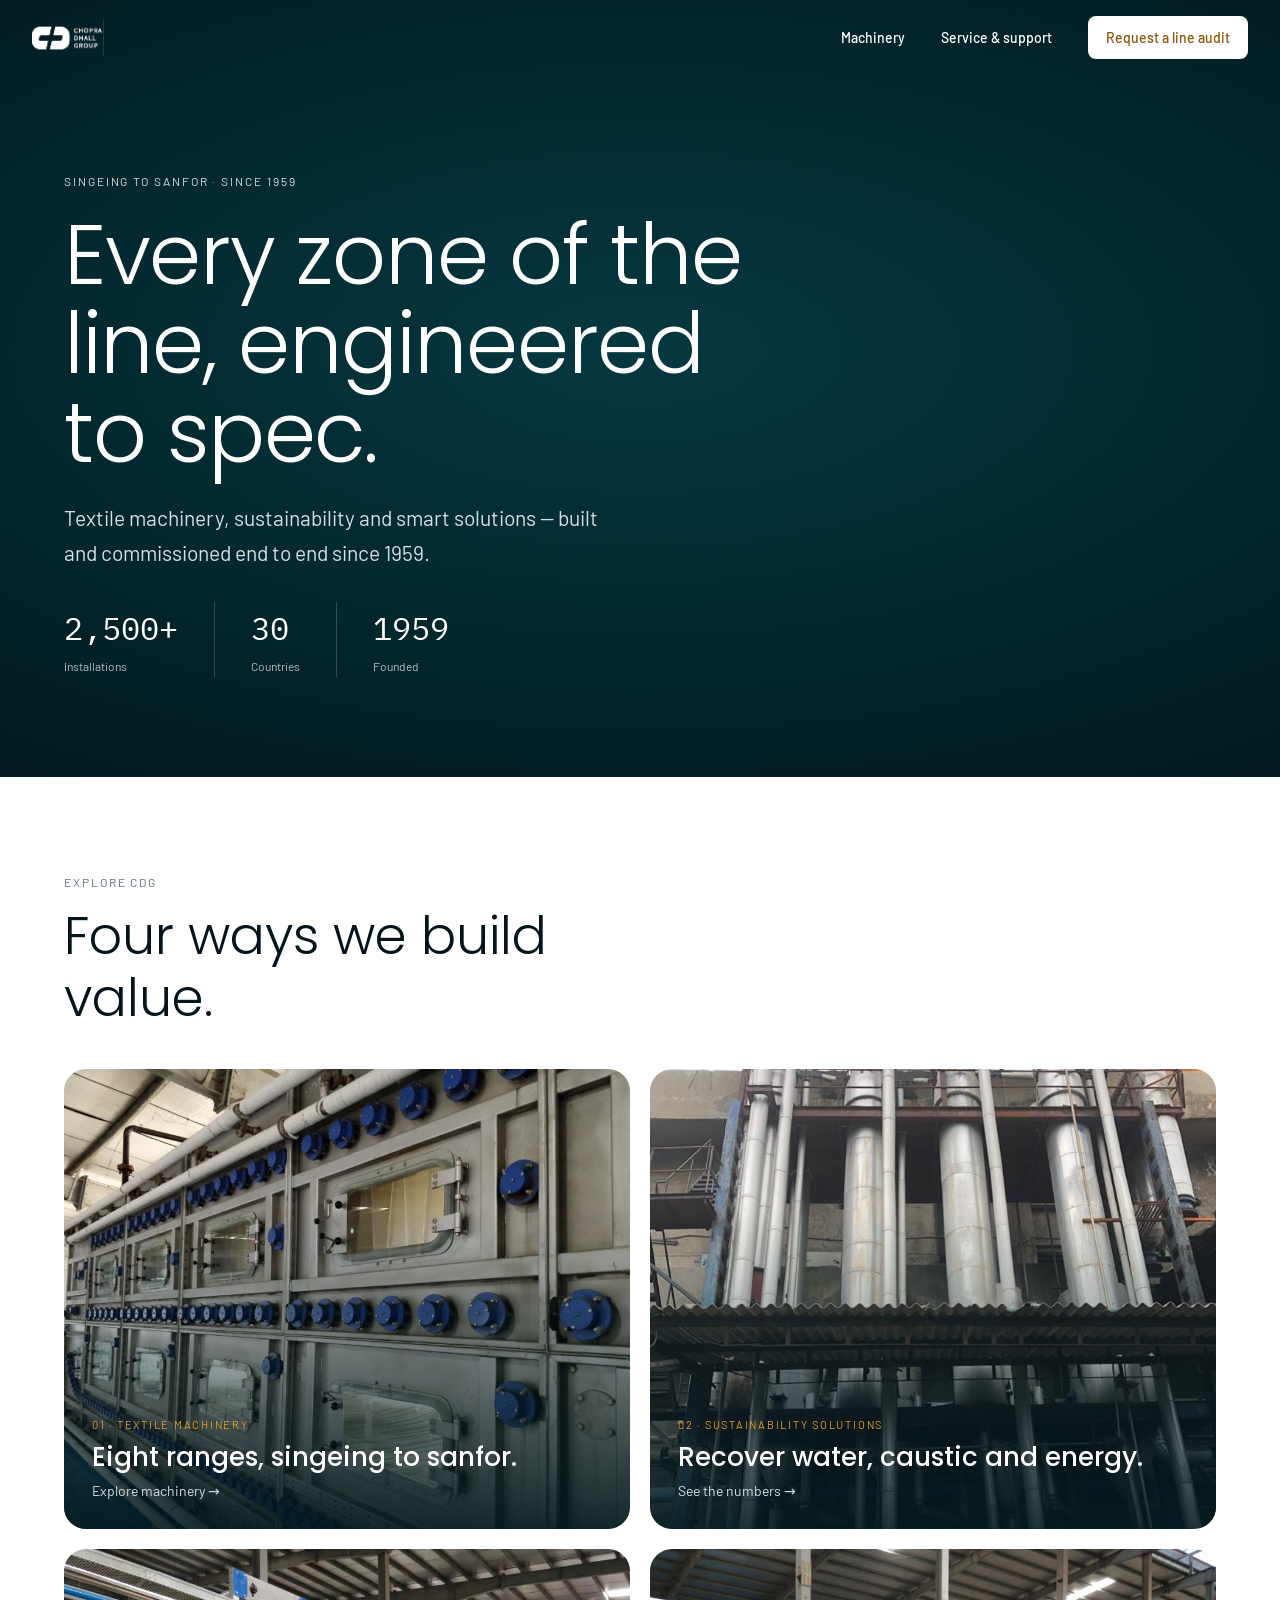
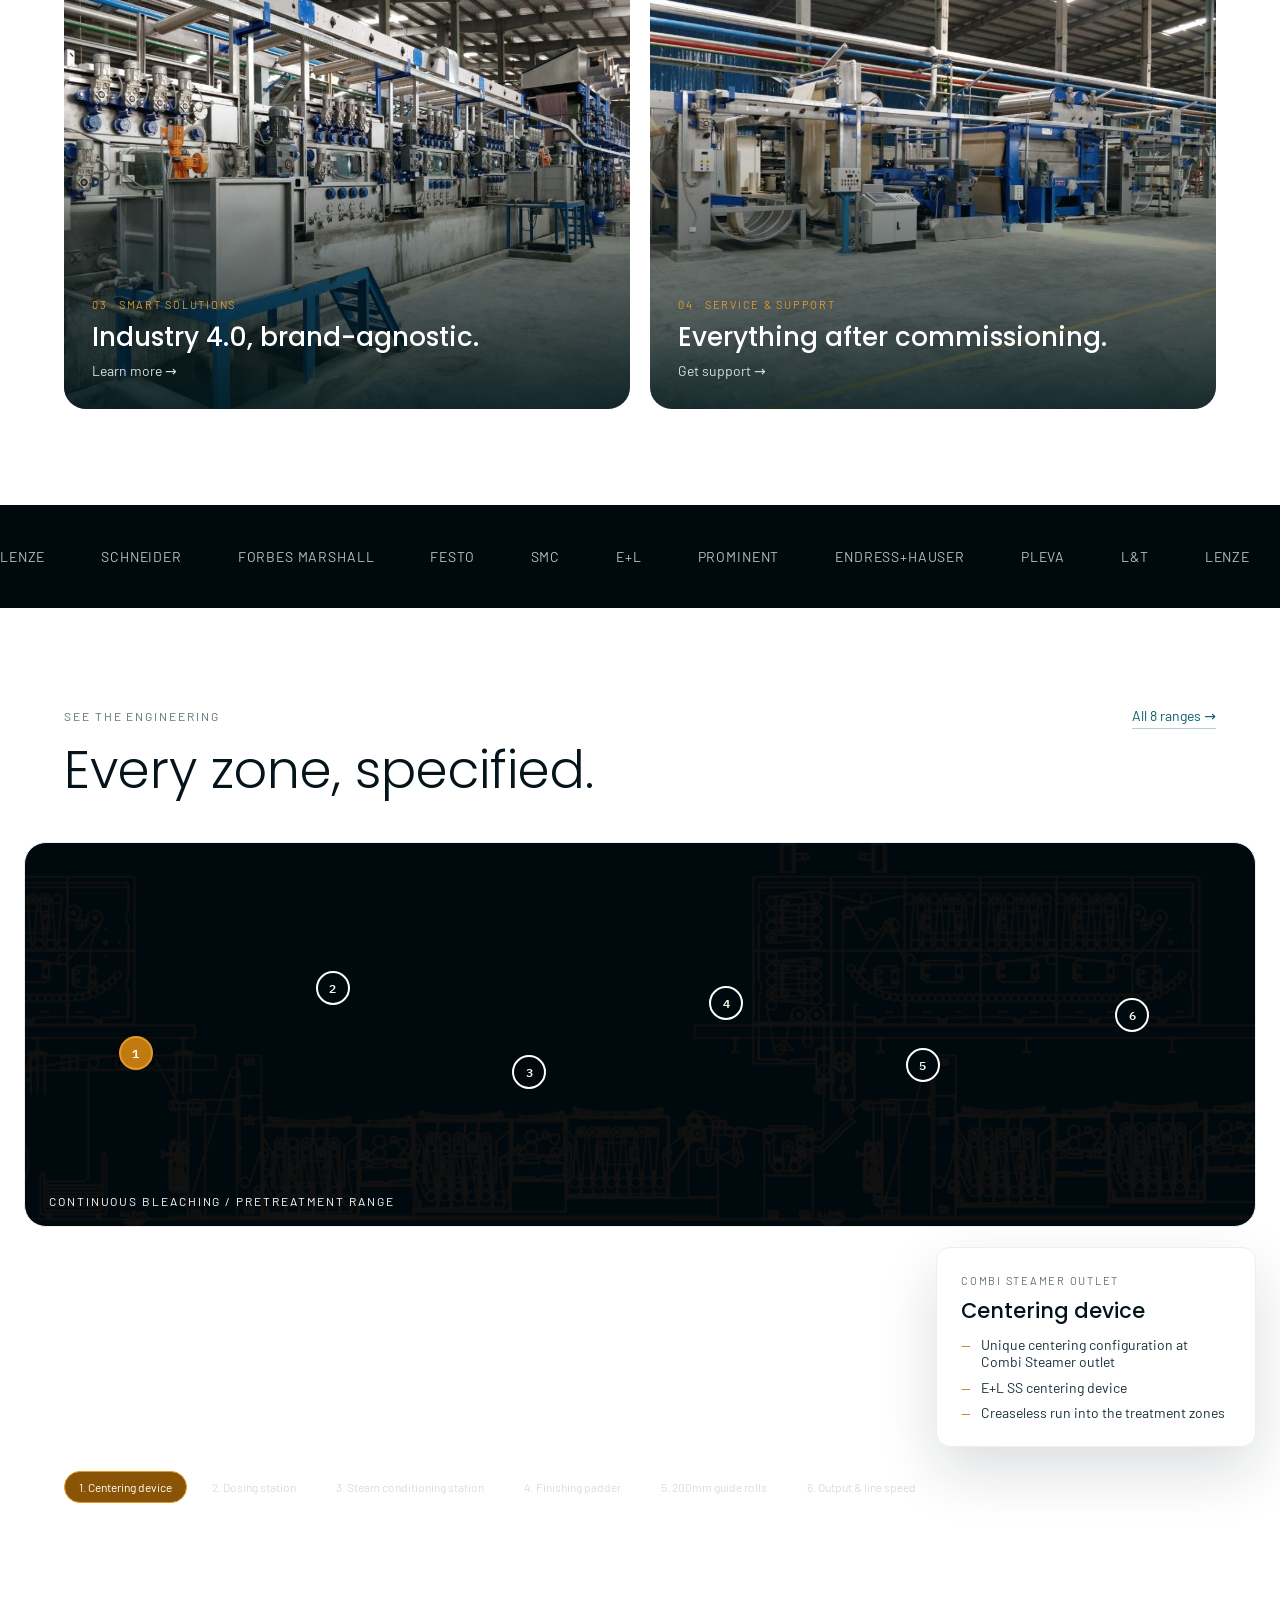
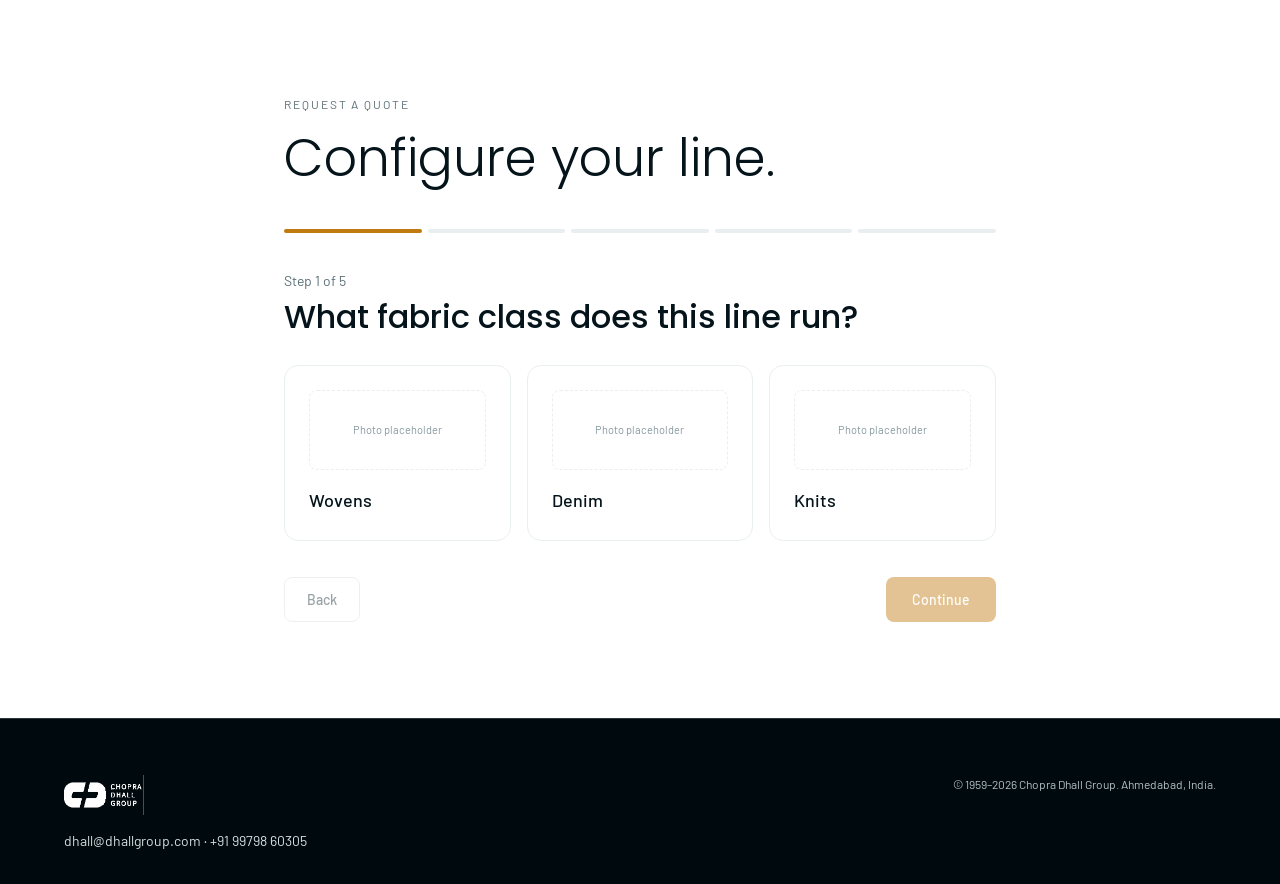
<file: index.html>
<!DOCTYPE html>
<html lang="en">
<head>
<meta charset="utf-8">
<meta name="viewport" content="width=device-width, initial-scale=1">
<title>Chopra Dhall Group — Textile machinery, singeing to sanfor</title>
<meta name="description" content="Chopra Dhall Group: textile machinery, sustainability and smart solutions, built and commissioned end to end since 1959.">
<link rel="stylesheet" href="./css/styles.css">
</head>
<body>

<header class="cdg-header" id="site-header">
  <img src="./assets/images/logo.png" alt="Chopra Dhall Group">
  <button type="button" class="cdg-nav-toggle" id="nav-toggle" aria-expanded="false" aria-controls="site-nav" aria-label="Toggle menu">
    <span class="cdg-nav-toggle-bar"></span><span class="cdg-nav-toggle-bar"></span><span class="cdg-nav-toggle-bar"></span>
  </button>
  <nav class="cdg-nav" id="site-nav">
    <a href="./machinery.html">Machinery</a>
    <a href="./service-support.html">Service &amp; support</a>
    <a href="#rfq" class="cdg-cta">Request a line audit</a>
  </nav>
</header>

<section class="cdg-hero" id="hero">
  <div class="cdg-container">
    <div class="cdg-eyebrow-invert cdg-reveal">Singeing to sanfor · since 1959</div>
    <h1 class="cdg-reveal delay-1">Every zone of the line, engineered to spec.</h1>
    <p class="cdg-reveal delay-2">Textile machinery, sustainability and smart solutions — built and commissioned end to end since 1959.</p>
    <div class="cdg-stats cdg-reveal delay-3">
      <div>
        <div class="stat-value" id="stat-installations">0+</div>
        <div class="stat-label">Installations</div>
      </div>
      <div class="stat-divider"></div>
      <div>
        <div class="stat-value" id="stat-countries">0</div>
        <div class="stat-label">Countries</div>
      </div>
      <div class="stat-divider"></div>
      <div>
        <div class="stat-value">1959</div>
        <div class="stat-label">Founded</div>
      </div>
    </div>
  </div>
</section>

<section class="cdg-section">
  <div class="cdg-container">
    <div class="cdg-section-eyebrow">Explore CDG</div>
    <h2>Four ways we build value.</h2>
    <div class="cdg-tiles cdg-reveal">
      <a class="cdg-tile" href="./machinery.html">
        <div class="cdg-tile-image tile-machinery"></div>
        <div class="cdg-tile-scrim"></div>
        <div class="cdg-tile-label">
          <div class="tag">01 · Textile machinery</div>
          <h3>Eight ranges, singeing to sanfor.</h3>
          <span>Explore machinery →</span>
        </div>
      </a>
      <a class="cdg-tile" href="./sustainability-solutions.html">
        <div class="cdg-tile-image tile-sustainability"></div>
        <div class="cdg-tile-scrim"></div>
        <div class="cdg-tile-label">
          <div class="tag">02 · Sustainability solutions</div>
          <h3>Recover water, caustic and energy.</h3>
          <span>See the numbers →</span>
        </div>
      </a>
      <a class="cdg-tile" href="./smart-solutions.html">
        <div class="cdg-tile-image tile-smart"></div>
        <div class="cdg-tile-scrim"></div>
        <div class="cdg-tile-label">
          <div class="tag">03 · Smart solutions</div>
          <h3>Industry 4.0, brand-agnostic.</h3>
          <span>Learn more →</span>
        </div>
      </a>
      <a class="cdg-tile" href="./service-support.html">
        <div class="cdg-tile-image tile-service"></div>
        <div class="cdg-tile-scrim"></div>
        <div class="cdg-tile-label">
          <div class="tag">04 · Service &amp; support</div>
          <h3>Everything after commissioning.</h3>
          <span>Get support →</span>
        </div>
      </a>
    </div>
  </div>
</section>

<section class="cdg-marquee">
  <div class="cdg-marquee-track" id="marquee-track"></div>
</section>

<section class="cdg-section">
  <div class="cdg-schematic-head">
    <div>
      <div class="cdg-section-eyebrow">See the engineering</div>
      <h2 style="margin-bottom:8px">Every zone, specified.</h2>
    </div>
    <a href="./machinery.html">All 8 ranges →</a>
  </div>

  <div class="cdg-schematic-wrap cdg-reveal">
    <div class="cdg-schematic" id="schematic">
      <div class="cdg-schematic-caption">Continuous bleaching / pretreatment range</div>
      <!-- hotspot buttons injected by js/main.js -->
    </div>

    <div class="cdg-spec-card" id="spec-card">
      <div class="eyebrow" id="spec-eyebrow"></div>
      <h3 id="spec-label"></h3>
      <div class="cdg-spec-bullets" id="spec-bullets"></div>
    </div>
  </div>

  <div class="cdg-chips" id="chip-row"></div>
</section>

<section class="cdg-section" id="rfq">
  <div class="cdg-rfq-inner">
    <div class="cdg-section-eyebrow">Request a quote</div>
    <h2>Configure your line.</h2>

    <div id="rfq-form">
      <div class="cdg-progress" id="rfq-progress"></div>
      <div class="cdg-step-label" id="rfq-step-label">Step 1 of 5</div>
      <h3 class="cdg-step-title" id="rfq-step-title"></h3>

      <div class="cdg-grid-3" id="step-fabric" hidden></div>
      <div class="cdg-grid-2" id="step-vertical" hidden></div>
      <div class="cdg-grid-2" id="step-volume" hidden></div>
      <div id="step-port" hidden>
        <div class="cdg-grid-4" id="port-cards"></div>
        <div class="cdg-other-port">
          <input type="text" id="other-port-input" placeholder="Other destination">
        </div>
      </div>
      <div id="step-contact" hidden>
        <div class="cdg-contact-grid">
          <input type="text" id="contact-name" placeholder="Full name">
          <input type="text" id="contact-company" placeholder="Company">
          <input type="email" id="contact-email" placeholder="Email">
          <input type="tel" id="contact-phone" placeholder="Phone">
          <textarea id="contact-notes" placeholder="Anything else CDG's engineering team should know?"></textarea>
        </div>
        <div class="cdg-summary-line" id="summary-line"></div>
      </div>

      <div class="cdg-rfq-actions">
        <button type="button" class="cdg-btn-back" id="rfq-back">Back</button>
        <button type="button" class="cdg-btn-next" id="rfq-next" disabled>Continue</button>
      </div>
    </div>

    <div class="cdg-success" id="rfq-success" hidden>
      <div class="cdg-success-check">✓</div>
      <h3>Enquiry received.</h3>
      <p>CDG's engineering team will review your configuration and follow up within two business days with a formal proposal.</p>
    </div>
  </div>
</section>

<footer class="cdg-footer">
  <div class="cdg-footer-inner">
    <div>
      <img src="./assets/images/logo.png" alt="Chopra Dhall Group">
      <div class="contact">dhall@dhallgroup.com · +91 99798 60305</div>
    </div>
    <div class="copyright">© 1959–2026 Chopra Dhall Group. Ahmedabad, India.</div>
  </div>
</footer>

<script src="./js/nav.js"></script>
<script src="./js/main.js"></script>
</body>
</html>
</file>
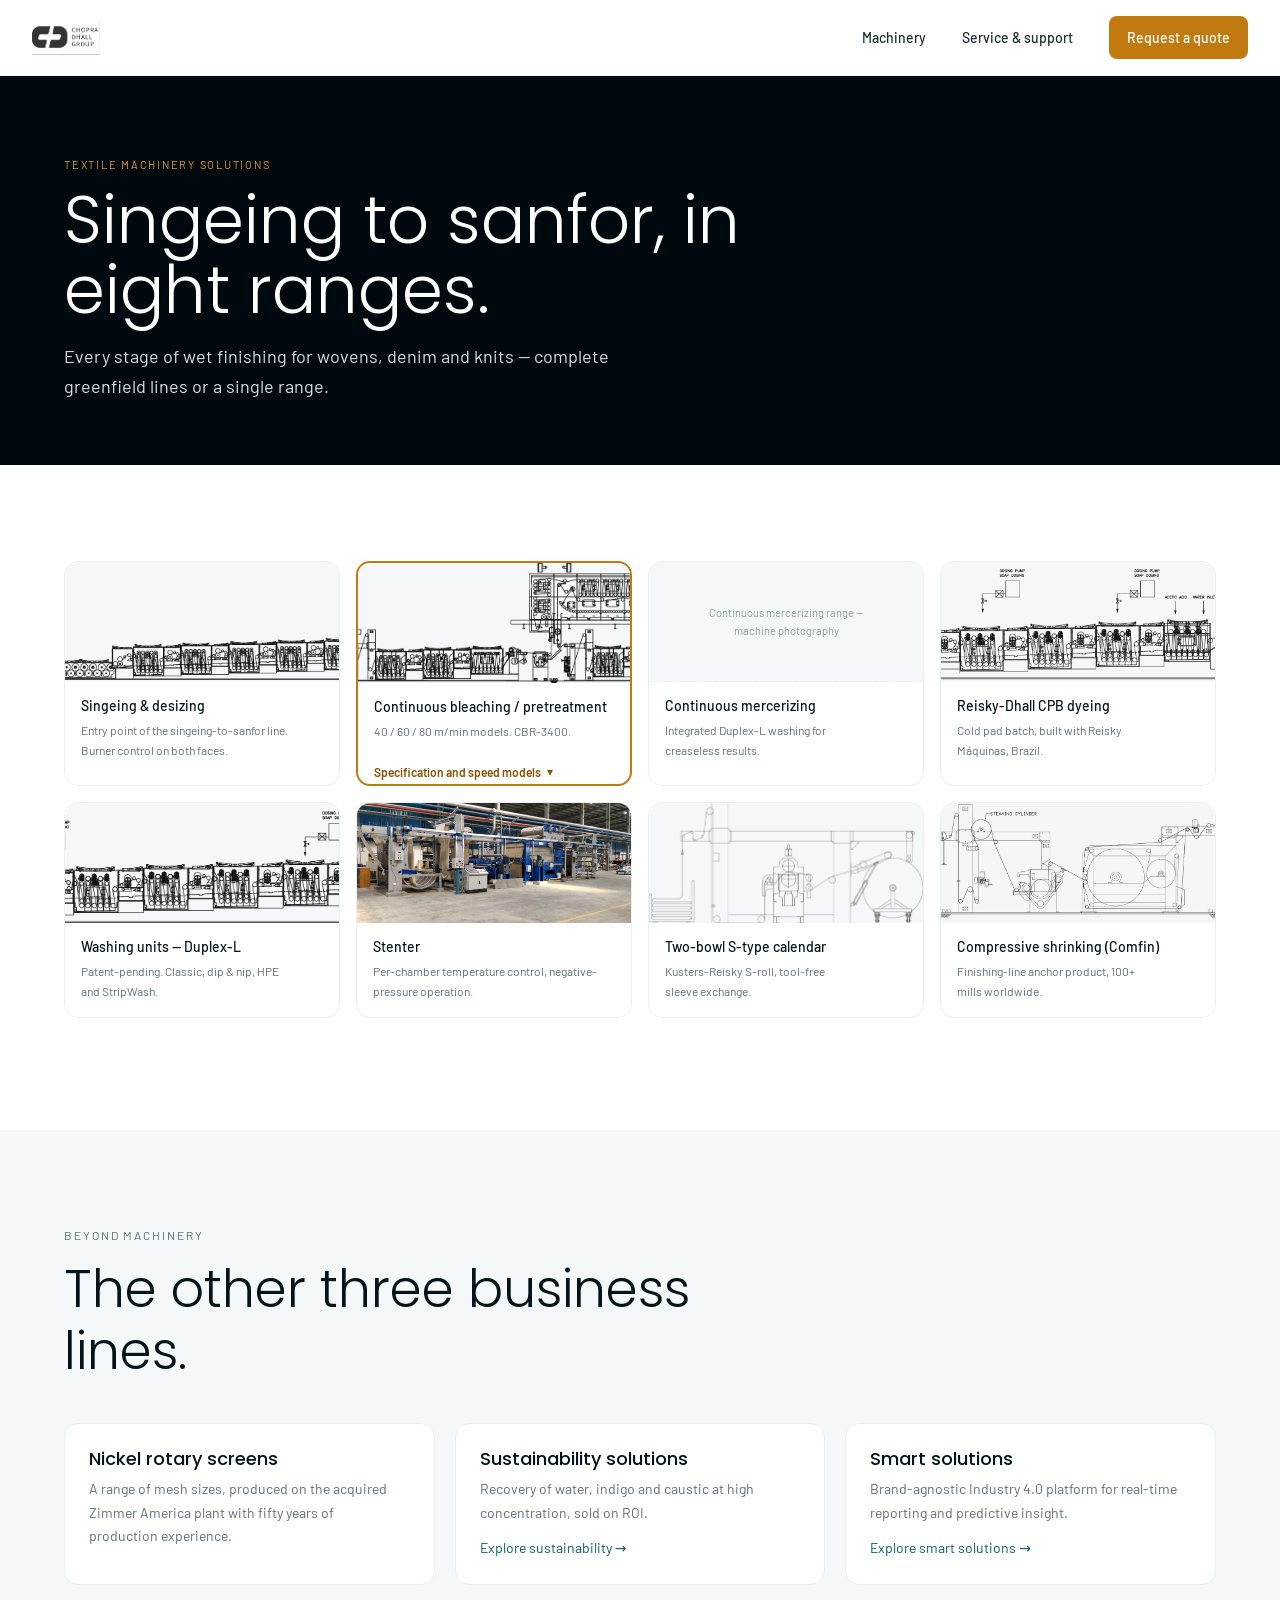
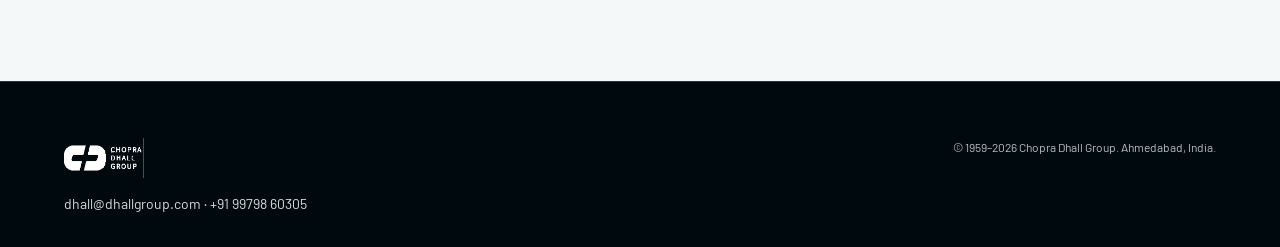
<file: machinery.html>
<!DOCTYPE html>
<html lang="en">
<head>
<meta charset="utf-8">
<meta name="viewport" content="width=device-width, initial-scale=1">
<title>Machinery — Chopra Dhall Group</title>
<meta name="description" content="Eight machinery ranges for wet finishing — singeing to sanfor — plus nickel rotary screens, sustainability and smart solutions.">
<link rel="stylesheet" href="./css/styles.css">
</head>
<body>

<header class="cdg-header-inner">
  <a href="./index.html"><img src="./assets/images/logo-dark.png" alt="Chopra Dhall Group"></a>
  <button type="button" class="cdg-nav-toggle" id="nav-toggle" aria-expanded="false" aria-controls="site-nav" aria-label="Toggle menu">
    <span class="cdg-nav-toggle-bar"></span><span class="cdg-nav-toggle-bar"></span><span class="cdg-nav-toggle-bar"></span>
  </button>
  <nav class="cdg-nav-inner" id="site-nav">
    <a href="#ranges">Machinery</a>
    <a href="./service-support.html">Service &amp; support</a>
    <a href="./index.html#rfq" class="cdg-cta">Request a quote</a>
  </nav>
</header>

<section id="ranges" class="cdg-page-hero">
  <div class="cdg-container cdg-reveal">
    <div class="eyebrow">Textile machinery solutions</div>
    <h1>Singeing to sanfor, in eight ranges.</h1>
    <p>Every stage of wet finishing for wovens, denim and knits — complete greenfield lines or a single range.</p>
  </div>
</section>

<section class="cdg-inner-section">
  <div class="cdg-container">
    <div class="cdg-range-grid cdg-reveal">

      <a class="cdg-range-card is-link" href="#ranges">
        <div class="cdg-range-thumb" style="background-image:url('./assets/images/schematics/singeing-desizing-bleaching-line.png')"></div>
        <div class="cdg-range-body">
          <h3>Singeing &amp; desizing</h3>
          <p>Entry point of the singeing-to-sanfor line. Burner control on both faces.</p>
        </div>
      </a>

      <div class="cdg-range-card cdg-flagship" id="bleaching-card">
        <div class="cdg-range-thumb" style="background-image:url('./assets/images/schematics/continuous-pretreatment-bleaching.png')"></div>
        <div class="cdg-range-body">
          <h3>Continuous bleaching / pretreatment</h3>
          <p>40 / 60 / 80 m/min models. CBR-3400.</p>
        </div>
        <button type="button" class="cdg-flagship-toggle" id="bleaching-toggle" aria-expanded="false" aria-controls="bleaching-panel">
          Specification and speed models <span class="chevron">▾</span>
        </button>
      </div>

      <div class="cdg-range-card">
        <div class="cdg-range-thumb is-placeholder">Continuous mercerizing range — machine photography</div>
        <div class="cdg-range-body">
          <h3>Continuous mercerizing</h3>
          <p>Integrated Duplex-L washing for creaseless results.</p>
        </div>
      </div>

      <div class="cdg-range-card">
        <div class="cdg-range-thumb" style="background-image:url('./assets/images/schematics/continuous-washing-cpb-dyed.png')"></div>
        <div class="cdg-range-body">
          <h3>Reisky-Dhall CPB dyeing</h3>
          <p>Cold pad batch, built with Reisky Máquinas, Brazil.</p>
        </div>
      </div>

      <div class="cdg-range-card">
        <div class="cdg-range-thumb" style="background-image:url('./assets/images/schematics/continuous-washing-reactive-print.png')"></div>
        <div class="cdg-range-body">
          <h3>Washing units — Duplex-L</h3>
          <p>Patent-pending. Classic, dip &amp; nip, HPE and StripWash.</p>
        </div>
      </div>

      <div class="cdg-range-card">
        <div class="cdg-range-thumb" style="background-image:url('./assets/images/photos/stenter-range-dhalltex-panel.jpg')"></div>
        <div class="cdg-range-body">
          <h3>Stenter</h3>
          <p>Per-chamber temperature control, negative-pressure operation.</p>
        </div>
      </div>

      <div class="cdg-range-card">
        <div class="cdg-range-thumb" style="background-image:url('./assets/images/schematics/two-bowl-s-type-calendar.png')"></div>
        <div class="cdg-range-body">
          <h3>Two-bowl S-type calendar</h3>
          <p>Kusters-Reisky S-roll, tool-free sleeve exchange.</p>
        </div>
      </div>

      <div class="cdg-range-card">
        <div class="cdg-range-thumb" style="background-image:url('./assets/images/schematics/compressive-shrinking-range.png')"></div>
        <div class="cdg-range-body">
          <h3>Compressive shrinking (Comfin)</h3>
          <p>Finishing-line anchor product, 100+ mills worldwide.</p>
        </div>
      </div>

      <div class="cdg-flagship-panel" id="bleaching-panel">
        <div class="cdg-flagship-panel-inner">
          <div class="cdg-flagship-panel-head">
            <div>
              <div class="cdg-flagship-info" style="padding:0"><span class="tag">Flagship range</span></div>
              <h3>Continuous bleaching / pretreatment range</h3>
            </div>
            <div class="model">CBR-3400</div>
          </div>

          <p style="font-size:var(--text-sm);color:var(--text-body);max-width:640px;margin:0 0 20px">Two ends superimposed, equal results to 150 gsm. Twelve-month payback.</p>

          <div class="cdg-tag-row">
            <span class="cdg-tag">Wovens</span>
            <span class="cdg-tag tone-indigo">Denim</span>
          </div>

          <div class="cdg-speed-chips">
            <span class="cdg-speed-chip">40 m/min</span>
            <span class="cdg-speed-chip">60 m/min</span>
            <span class="cdg-speed-chip">80 m/min</span>
          </div>

          <div class="cdg-detail-grid">
            <div class="cdg-detail-thumb" style="background-image:url('./assets/images/photos/dosing-manifold-closeup.jpg')"><span>Dosing</span></div>
            <div class="cdg-detail-thumb" style="background-image:url('./assets/images/photos/chemical-dosing-station.jpg')"><span>Chemical prep</span></div>
            <div class="cdg-detail-thumb" style="background-image:url('./assets/images/photos/washing-compartment-inspection-windows.jpg')"><span>Wet section</span></div>
            <div class="cdg-detail-thumb" style="background-image:url('./assets/images/photos/guide-roller-mechanism-detail.jpg')"><span>Guide rolls</span></div>
          </div>

          <dl class="cdg-speclist">
            <div><dt>Roller face</dt><dd>1.2 – 3.4<span>m</span></dd></div>
            <div><dt>Throughput</dt><dd>200,000<span>m/day</span></dd></div>
            <div><dt>Fabric weight</dt><dd>≤ 150<span>gsm</span></dd></div>
            <div><dt>Ends</dt><dd>2<span>superimposed</span></dd></div>
            <div><dt>Steam demand</dt><dd>1.8<span>t/h</span></dd></div>
            <div><dt>Payback</dt><dd>12<span>months</span></dd></div>
          </dl>

          <div style="display:flex;gap:12px;flex-wrap:wrap">
            <a href="./index.html#rfq" style="background:var(--amber-600);color:var(--white);padding:12px 22px;border-radius:var(--radius-md);font-size:var(--text-sm);font-weight:var(--weight-medium);text-decoration:none;border-bottom:none">Request a line audit</a>
          </div>
        </div>
      </div>

    </div>
  </div>
</section>

<section id="other-lines" class="cdg-inner-section sunken">
  <div class="cdg-container">
    <div class="eyebrow">Beyond machinery</div>
    <h2>The other three business lines.</h2>
    <div class="cdg-line-grid cdg-reveal">
      <div class="cdg-line-card">
        <h3>Nickel rotary screens</h3>
        <p>A range of mesh sizes, produced on the acquired Zimmer America plant with fifty years of production experience.</p>
      </div>
      <a class="cdg-line-card is-link" href="./sustainability-solutions.html">
        <h3>Sustainability solutions</h3>
        <p>Recovery of water, indigo and caustic at high concentration, sold on ROI.</p>
        <span class="link-cue">Explore sustainability →</span>
      </a>
      <a class="cdg-line-card is-link" href="./smart-solutions.html">
        <h3>Smart solutions</h3>
        <p>Brand-agnostic Industry 4.0 platform for real-time reporting and predictive insight.</p>
        <span class="link-cue">Explore smart solutions →</span>
      </a>
    </div>
  </div>
</section>

<footer class="cdg-footer">
  <div class="cdg-footer-inner">
    <div>
      <img src="./assets/images/logo.png" alt="Chopra Dhall Group">
      <div class="contact">dhall@dhallgroup.com · +91 99798 60305</div>
    </div>
    <div class="copyright">© 1959–2026 Chopra Dhall Group. Ahmedabad, India.</div>
  </div>
</footer>

<script src="./js/nav.js"></script>
<script src="./js/machinery.js"></script>
</body>
</html>
</file>
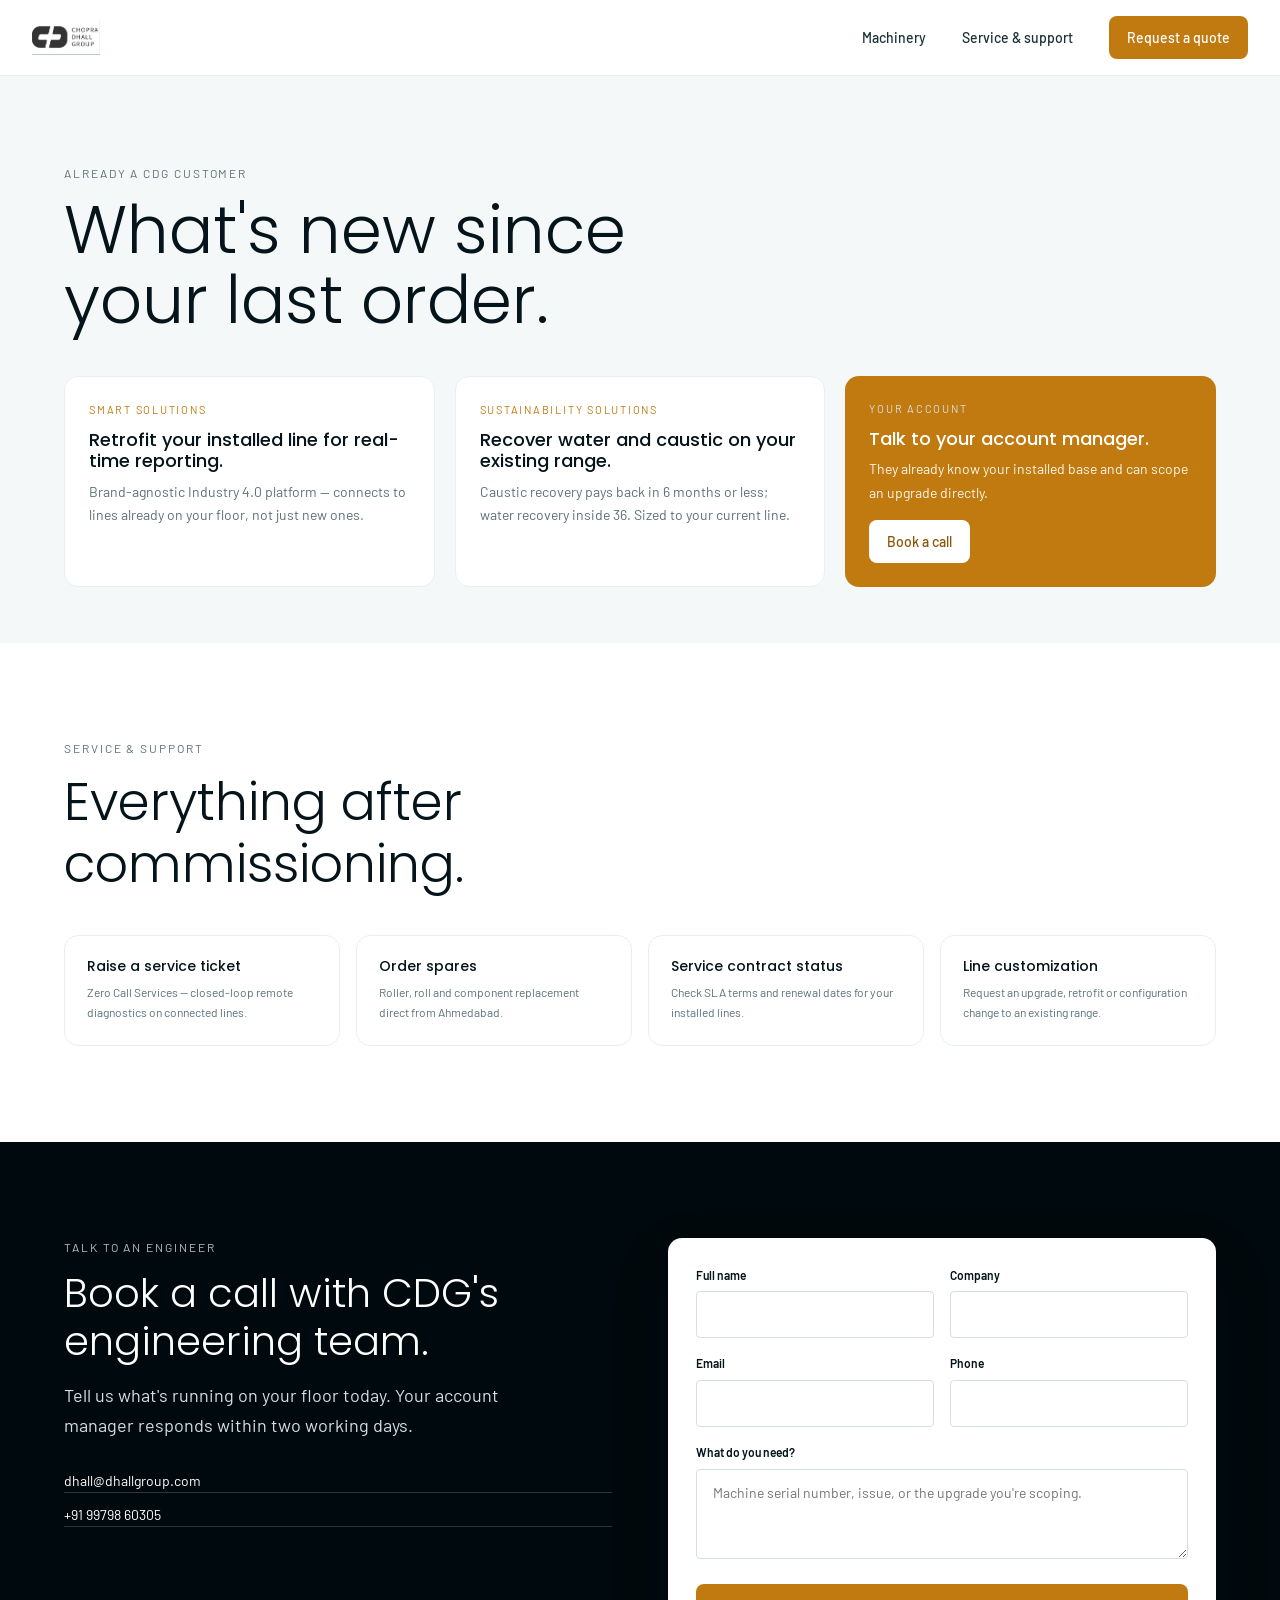
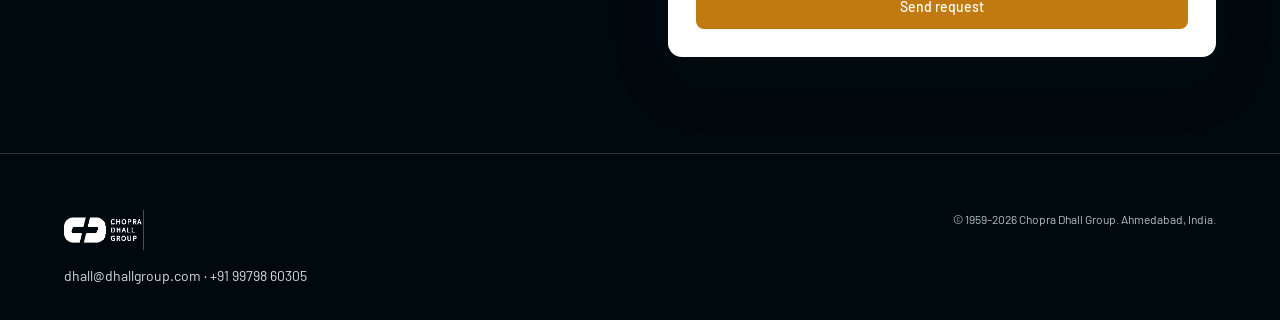
<file: service-support.html>
<!DOCTYPE html>
<html lang="en">
<head>
<meta charset="utf-8">
<meta name="viewport" content="width=device-width, initial-scale=1">
<title>Service &amp; Support — Chopra Dhall Group</title>
<meta name="description" content="Everything after commissioning — service tickets, spares, contract status, line customization, and what's new for existing Chopra Dhall Group customers.">
<link rel="stylesheet" href="./css/styles.css">
</head>
<body>

<header class="cdg-header-inner">
  <a href="./index.html"><img src="./assets/images/logo-dark.png" alt="Chopra Dhall Group"></a>
  <button type="button" class="cdg-nav-toggle" id="nav-toggle" aria-expanded="false" aria-controls="site-nav" aria-label="Toggle menu">
    <span class="cdg-nav-toggle-bar"></span><span class="cdg-nav-toggle-bar"></span><span class="cdg-nav-toggle-bar"></span>
  </button>
  <nav class="cdg-nav-inner" id="site-nav">
    <a href="./machinery.html">Machinery</a>
    <a href="#support">Service &amp; support</a>
    <a href="./index.html#rfq" class="cdg-cta">Request a quote</a>
  </nav>
</header>

<section class="cdg-page-hero-light">
  <div class="cdg-container cdg-reveal">
    <div class="eyebrow">Already a CDG customer</div>
    <h1>What's new since your last order.</h1>
    <div class="cdg-whatsnew-grid">
      <a class="cdg-whatsnew-card" href="./smart-solutions.html">
        <div class="tag">Smart Solutions</div>
        <h3>Retrofit your installed line for real-time reporting.</h3>
        <p>Brand-agnostic Industry 4.0 platform — connects to lines already on your floor, not just new ones.</p>
      </a>
      <a class="cdg-whatsnew-card" href="./sustainability-solutions.html">
        <div class="tag">Sustainability Solutions</div>
        <h3>Recover water and caustic on your existing range.</h3>
        <p>Caustic recovery pays back in 6 months or less; water recovery inside 36. Sized to your current line.</p>
      </a>
      <div class="cdg-whatsnew-cta">
        <div>
          <div class="tag">Your account</div>
          <h3>Talk to your account manager.</h3>
          <p>They already know your installed base and can scope an upgrade directly.</p>
        </div>
        <a href="#contact">Book a call</a>
      </div>
    </div>
  </div>
</section>

<section id="support" class="cdg-inner-section">
  <div class="cdg-container">
    <div class="eyebrow">Service &amp; support</div>
    <h2>Everything after commissioning.</h2>
    <div class="cdg-service-grid cdg-reveal">
      <a class="cdg-service-card" href="#contact">
        <h3>Raise a service ticket</h3>
        <p>Zero Call Services — closed-loop remote diagnostics on connected lines.</p>
      </a>
      <a class="cdg-service-card" href="#contact">
        <h3>Order spares</h3>
        <p>Roller, roll and component replacement direct from Ahmedabad.</p>
      </a>
      <a class="cdg-service-card" href="#contact">
        <h3>Service contract status</h3>
        <p>Check SLA terms and renewal dates for your installed lines.</p>
      </a>
      <a class="cdg-service-card" href="#contact">
        <h3>Line customization</h3>
        <p>Request an upgrade, retrofit or configuration change to an existing range.</p>
      </a>
    </div>
  </div>
</section>

<section id="contact" class="cdg-contact-section">
  <div class="cdg-contact-split">
    <div>
      <div class="eyebrow">Talk to an engineer</div>
      <h2>Book a call with CDG's engineering team.</h2>
      <p class="lead">Tell us what's running on your floor today. Your account manager responds within two working days.</p>
      <div class="cdg-contact-info">
        <a href="mailto:dhall@dhallgroup.com">dhall@dhallgroup.com</a>
        <a href="tel:+919979860305">+91 99798 60305</a>
      </div>
    </div>

    <div class="cdg-form-card">
      <form id="contact-form">
        <div class="cdg-form-grid">
          <div>
            <label for="cf-name">Full name</label>
            <input type="text" id="cf-name" name="name" required>
          </div>
          <div>
            <label for="cf-company">Company</label>
            <input type="text" id="cf-company" name="company" required>
          </div>
          <div>
            <label for="cf-email">Email</label>
            <input type="email" id="cf-email" name="email" required>
          </div>
          <div>
            <label for="cf-phone">Phone</label>
            <input type="tel" id="cf-phone" name="phone">
          </div>
          <div class="full">
            <label for="cf-message">What do you need?</label>
            <textarea id="cf-message" name="message" placeholder="Machine serial number, issue, or the upgrade you're scoping."></textarea>
          </div>
        </div>
        <button type="submit" class="cdg-form-submit">Send request</button>
      </form>
      <div class="cdg-form-success" id="form-success" hidden>
        <div class="check">✓</div>
        <h3>Request received.</h3>
        <p>Your account manager will follow up within two working days.</p>
      </div>
    </div>
  </div>
</section>

<footer class="cdg-footer">
  <div class="cdg-footer-inner">
    <div>
      <img src="./assets/images/logo.png" alt="Chopra Dhall Group">
      <div class="contact">dhall@dhallgroup.com · +91 99798 60305</div>
    </div>
    <div class="copyright">© 1959–2026 Chopra Dhall Group. Ahmedabad, India.</div>
  </div>
</footer>

<script src="./js/nav.js"></script>
<script src="./js/service-support.js"></script>
</body>
</html>
</file>
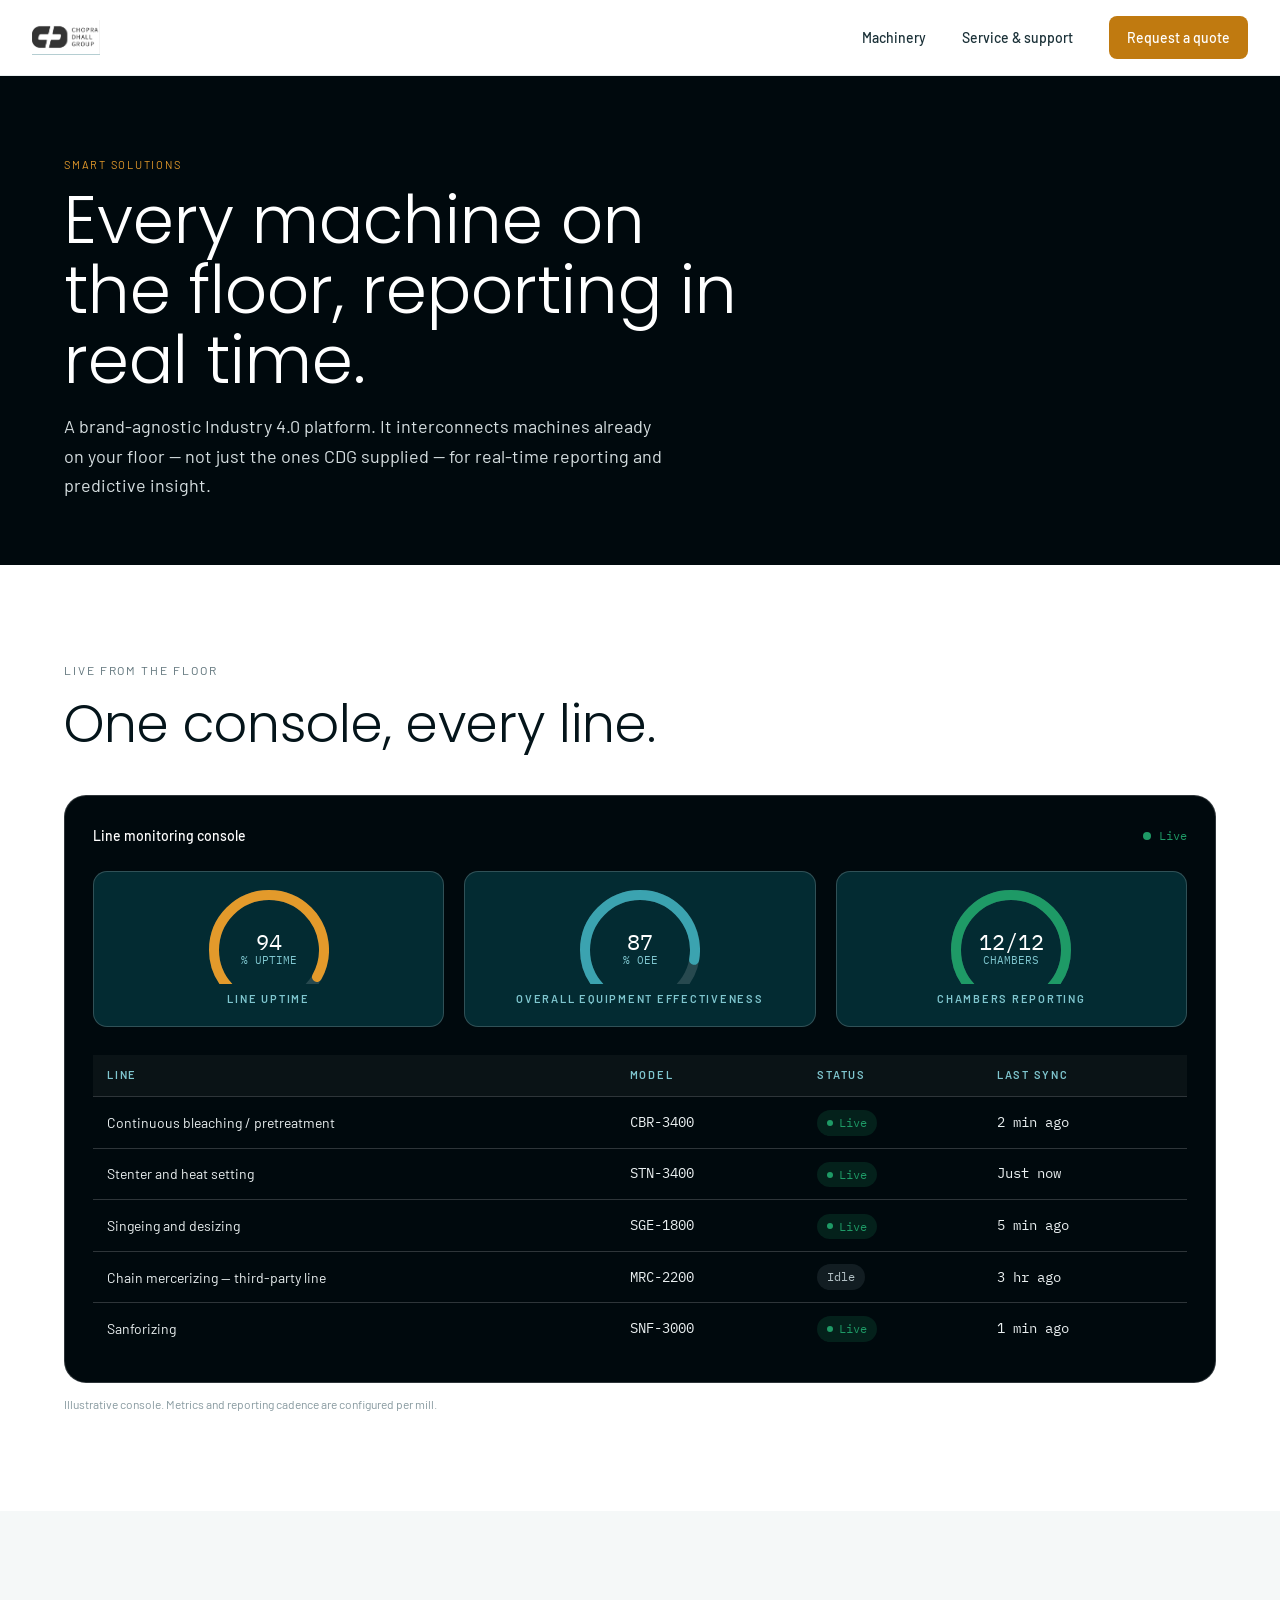
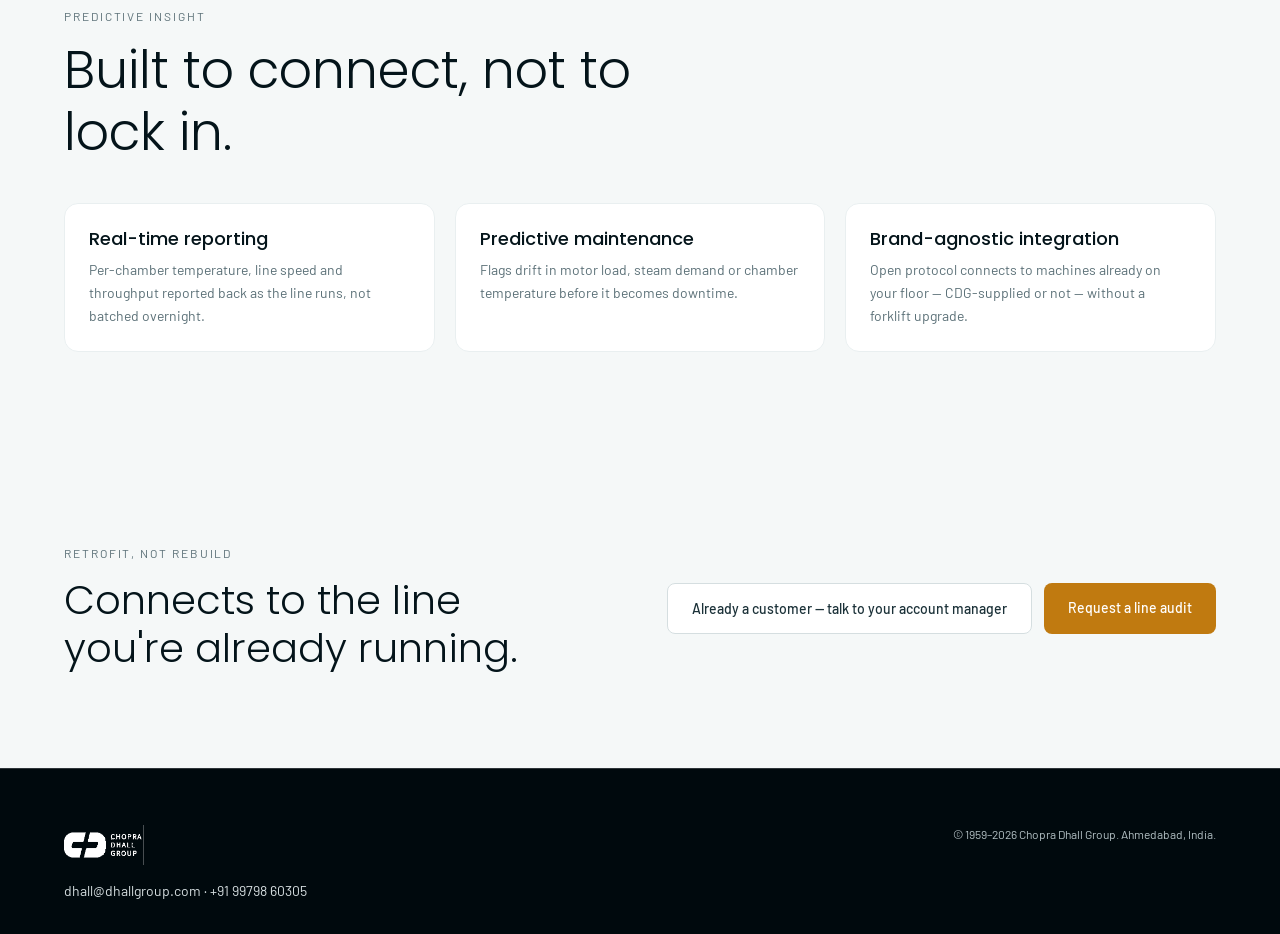
<file: smart-solutions.html>
<!DOCTYPE html>
<html lang="en">
<head>
<meta charset="utf-8">
<meta name="viewport" content="width=device-width, initial-scale=1">
<title>Smart Solutions — Chopra Dhall Group</title>
<meta name="description" content="A brand-agnostic Industry 4.0 platform interconnecting every machine on the floor for real-time reporting and predictive insight.">
<link rel="stylesheet" href="./css/styles.css">
</head>
<body>

<header class="cdg-header-inner">
  <a href="./index.html"><img src="./assets/images/logo-dark.png" alt="Chopra Dhall Group"></a>
  <button type="button" class="cdg-nav-toggle" id="nav-toggle" aria-expanded="false" aria-controls="site-nav" aria-label="Toggle menu">
    <span class="cdg-nav-toggle-bar"></span><span class="cdg-nav-toggle-bar"></span><span class="cdg-nav-toggle-bar"></span>
  </button>
  <nav class="cdg-nav-inner" id="site-nav">
    <a href="./machinery.html">Machinery</a>
    <a href="./service-support.html">Service &amp; support</a>
    <a href="./index.html#rfq" class="cdg-cta">Request a quote</a>
  </nav>
</header>

<section class="cdg-page-hero">
  <div class="cdg-container cdg-reveal">
    <div class="eyebrow">Smart solutions</div>
    <h1>Every machine on the floor, reporting in real time.</h1>
    <p>A brand-agnostic Industry 4.0 platform. It interconnects machines already on your floor — not just the ones CDG supplied — for real-time reporting and predictive insight.</p>
  </div>
</section>

<section class="cdg-inner-section">
  <div class="cdg-container">
    <div class="eyebrow">Live from the floor</div>
    <h2>One console, every line.</h2>

    <div class="cdg-console cdg-reveal">
      <div class="cdg-console-head">
        <span class="title">Line monitoring console</span>
        <span class="cdg-console-live"><span class="cdg-live-dot"></span>Live</span>
      </div>

      <div class="cdg-gauge-row">
        <div class="cdg-gauge">
          <svg width="120" height="94" viewBox="0 0 120 94">
            <g transform="rotate(135 60 60)">
              <circle cx="60" cy="60" r="55" fill="none" stroke-width="10" stroke-linecap="round" stroke="rgba(255,255,255,.14)" stroke-dasharray="259.18 345.58"></circle>
              <circle cx="60" cy="60" r="55" fill="none" stroke-width="10" stroke-linecap="round" stroke="var(--amber-500)" stroke-dasharray="243.63 345.58"></circle>
            </g>
            <text x="60" y="60" text-anchor="middle" class="gauge-value">94</text>
            <text x="60" y="74" text-anchor="middle" class="gauge-unit">% UPTIME</text>
          </svg>
          <div class="gauge-label">Line uptime</div>
        </div>
        <div class="cdg-gauge">
          <svg width="120" height="94" viewBox="0 0 120 94">
            <g transform="rotate(135 60 60)">
              <circle cx="60" cy="60" r="55" fill="none" stroke-width="10" stroke-linecap="round" stroke="rgba(255,255,255,.14)" stroke-dasharray="259.18 345.58"></circle>
              <circle cx="60" cy="60" r="55" fill="none" stroke-width="10" stroke-linecap="round" stroke="var(--teal-400)" stroke-dasharray="225.49 345.58"></circle>
            </g>
            <text x="60" y="60" text-anchor="middle" class="gauge-value">87</text>
            <text x="60" y="74" text-anchor="middle" class="gauge-unit">% OEE</text>
          </svg>
          <div class="gauge-label">Overall equipment effectiveness</div>
        </div>
        <div class="cdg-gauge">
          <svg width="120" height="94" viewBox="0 0 120 94">
            <g transform="rotate(135 60 60)">
              <circle cx="60" cy="60" r="55" fill="none" stroke-width="10" stroke-linecap="round" stroke="rgba(255,255,255,.14)" stroke-dasharray="259.18 345.58"></circle>
              <circle cx="60" cy="60" r="55" fill="none" stroke-width="10" stroke-linecap="round" stroke="var(--green-500)" stroke-dasharray="259.18 345.58"></circle>
            </g>
            <text x="60" y="60" text-anchor="middle" class="gauge-value">12/12</text>
            <text x="60" y="74" text-anchor="middle" class="gauge-unit">CHAMBERS</text>
          </svg>
          <div class="gauge-label">Chambers reporting</div>
        </div>
      </div>

      <table class="cdg-console-table">
        <thead>
          <tr>
            <th>Line</th>
            <th>Model</th>
            <th>Status</th>
            <th>Last sync</th>
          </tr>
        </thead>
        <tbody>
          <tr>
            <td>Continuous bleaching / pretreatment</td>
            <td class="mono">CBR-3400</td>
            <td><span class="cdg-status-pill live"><span class="cdg-live-dot" style="width:6px;height:6px"></span>Live</span></td>
            <td class="mono">2 min ago</td>
          </tr>
          <tr>
            <td>Stenter and heat setting</td>
            <td class="mono">STN-3400</td>
            <td><span class="cdg-status-pill live"><span class="cdg-live-dot" style="width:6px;height:6px"></span>Live</span></td>
            <td class="mono">Just now</td>
          </tr>
          <tr>
            <td>Singeing and desizing</td>
            <td class="mono">SGE-1800</td>
            <td><span class="cdg-status-pill live"><span class="cdg-live-dot" style="width:6px;height:6px"></span>Live</span></td>
            <td class="mono">5 min ago</td>
          </tr>
          <tr>
            <td>Chain mercerizing — third-party line</td>
            <td class="mono">MRC-2200</td>
            <td><span class="cdg-status-pill idle">Idle</span></td>
            <td class="mono">3 hr ago</td>
          </tr>
          <tr>
            <td>Sanforizing</td>
            <td class="mono">SNF-3000</td>
            <td><span class="cdg-status-pill live"><span class="cdg-live-dot" style="width:6px;height:6px"></span>Live</span></td>
            <td class="mono">1 min ago</td>
          </tr>
        </tbody>
      </table>
    </div>
    <p style="font-size:var(--text-xs);color:var(--text-faint);margin:12px 0 0">Illustrative console. Metrics and reporting cadence are configured per mill.</p>
  </div>
</section>

<section class="cdg-inner-section sunken">
  <div class="cdg-container">
    <div class="eyebrow">Predictive insight</div>
    <h2>Built to connect, not to lock in.</h2>
    <div class="cdg-line-grid cdg-reveal">
      <div class="cdg-line-card">
        <h3>Real-time reporting</h3>
        <p>Per-chamber temperature, line speed and throughput reported back as the line runs, not batched overnight.</p>
      </div>
      <div class="cdg-line-card">
        <h3>Predictive maintenance</h3>
        <p>Flags drift in motor load, steam demand or chamber temperature before it becomes downtime.</p>
      </div>
      <div class="cdg-line-card">
        <h3>Brand-agnostic integration</h3>
        <p>Open protocol connects to machines already on your floor — CDG-supplied or not — without a forklift upgrade.</p>
      </div>
    </div>
  </div>
</section>

<section class="cdg-retrofit-band">
  <div class="cdg-retrofit-inner cdg-reveal">
    <div>
      <div class="eyebrow">Retrofit, not rebuild</div>
      <h2>Connects to the line you're already running.</h2>
    </div>
    <div class="cdg-retrofit-actions">
      <a class="secondary" href="./service-support.html#contact">Already a customer — talk to your account manager</a>
      <a class="primary" href="./index.html#rfq">Request a line audit</a>
    </div>
  </div>
</section>

<footer class="cdg-footer">
  <div class="cdg-footer-inner">
    <div>
      <img src="./assets/images/logo.png" alt="Chopra Dhall Group">
      <div class="contact">dhall@dhallgroup.com · +91 99798 60305</div>
    </div>
    <div class="copyright">© 1959–2026 Chopra Dhall Group. Ahmedabad, India.</div>
  </div>
</footer>

<script src="./js/nav.js"></script>
</body>
</html>
</file>
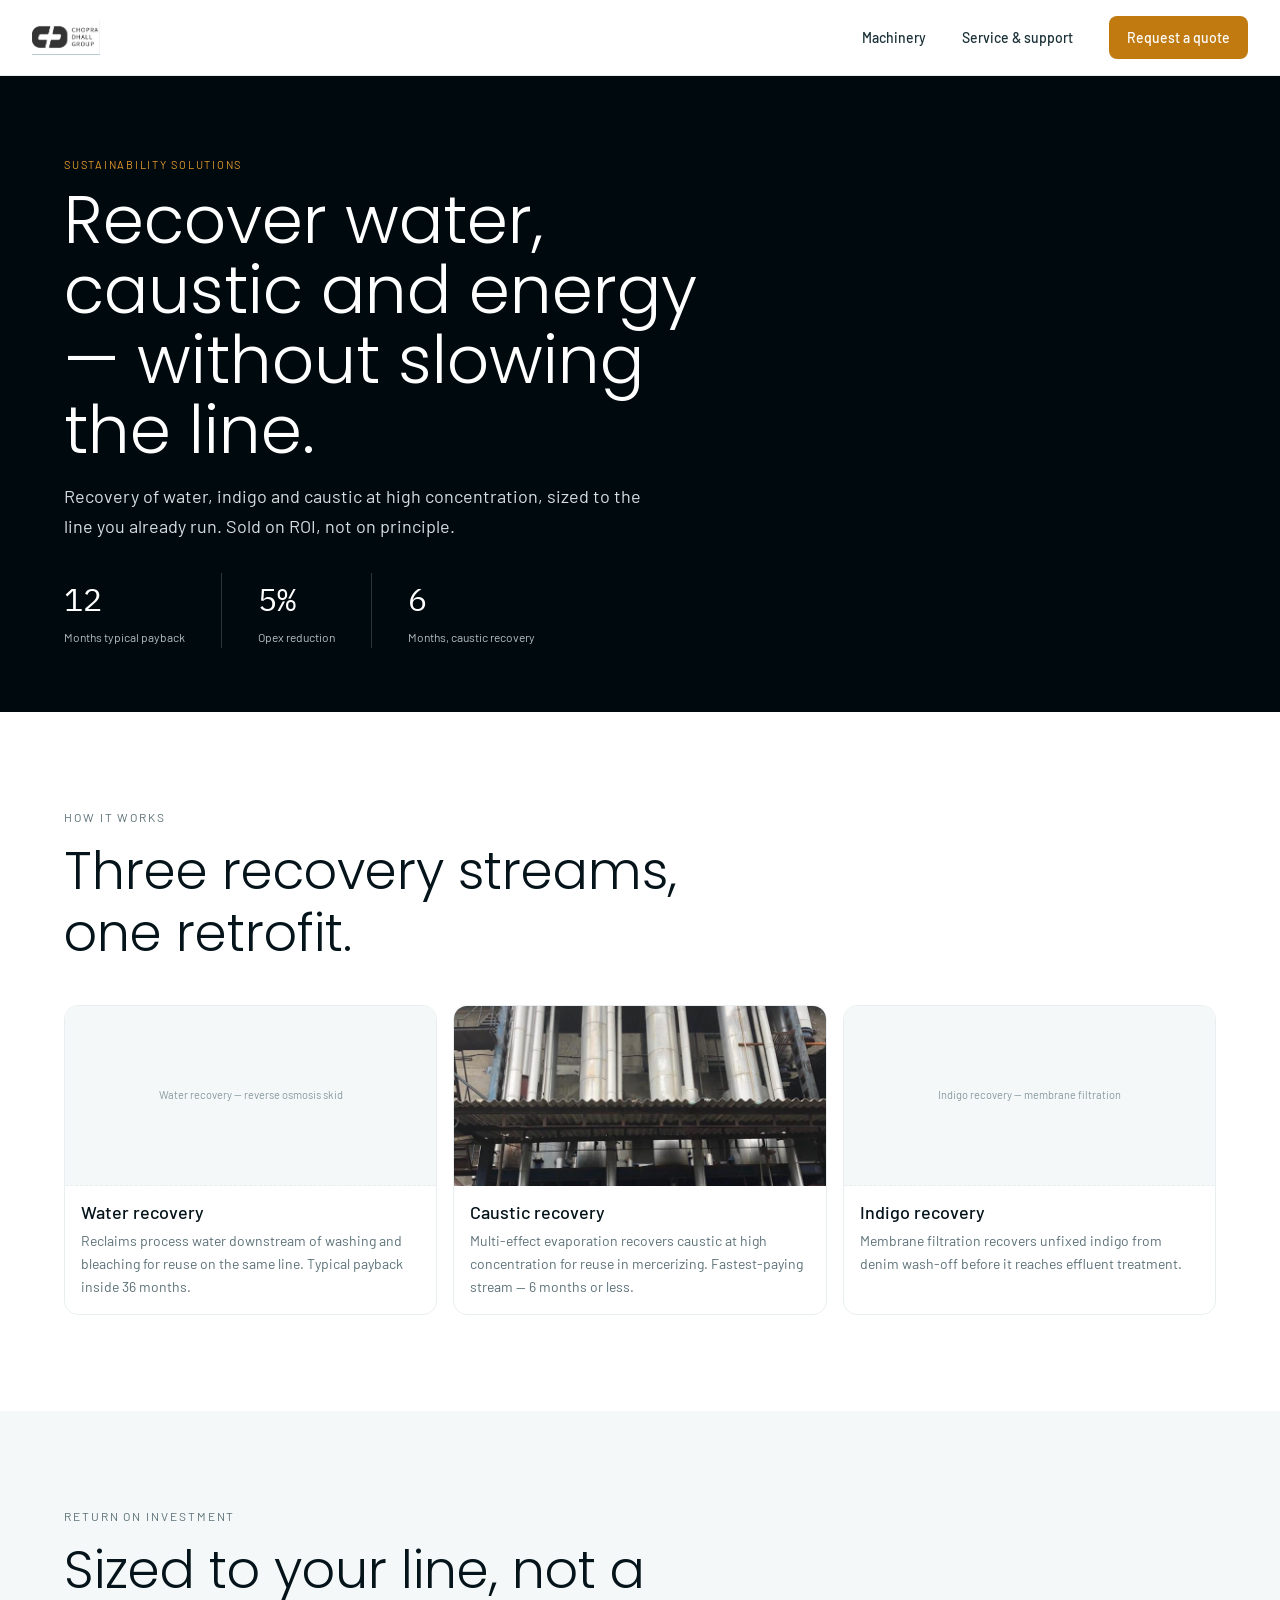
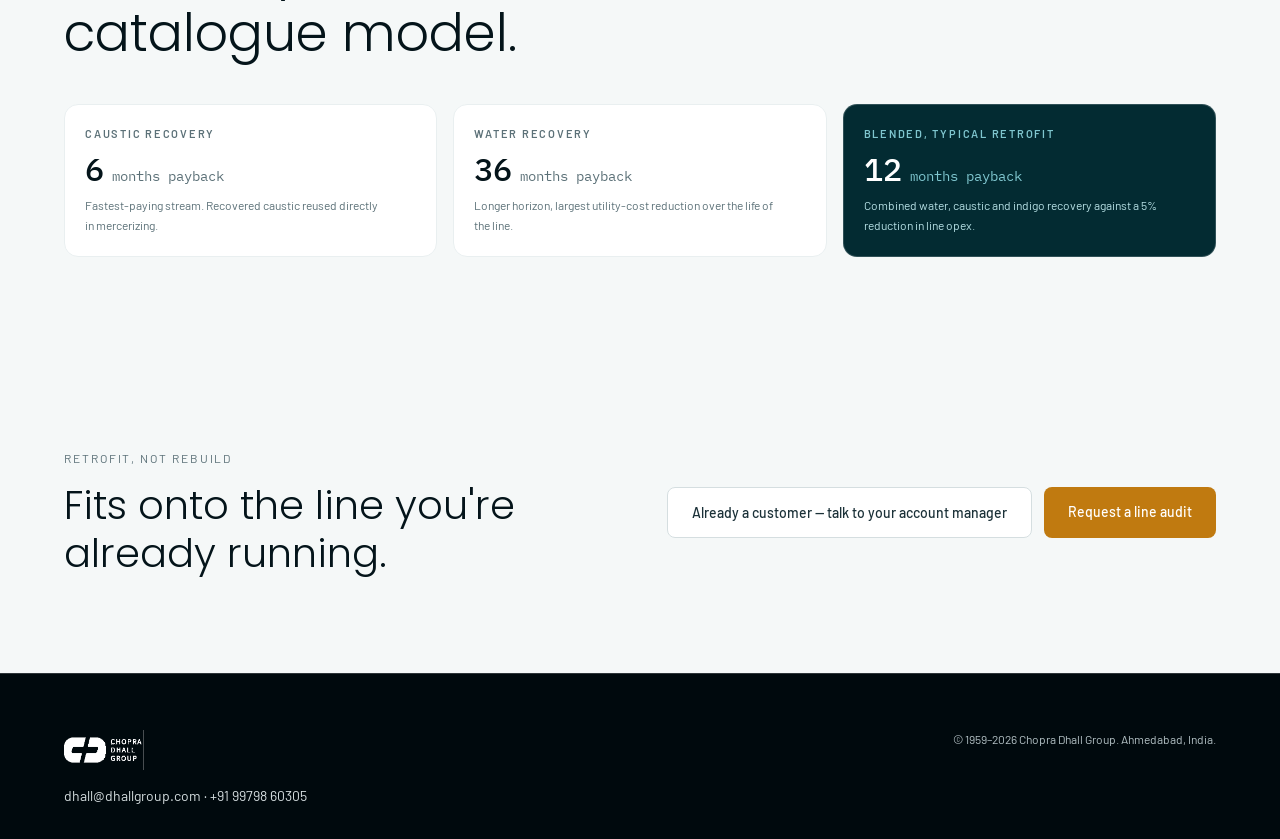
<file: sustainability-solutions.html>
<!DOCTYPE html>
<html lang="en">
<head>
<meta charset="utf-8">
<meta name="viewport" content="width=device-width, initial-scale=1">
<title>Sustainability Solutions — Chopra Dhall Group</title>
<meta name="description" content="Recovery of water, caustic and indigo at high concentration. Twelve-month typical payback, sized to your existing line.">
<link rel="stylesheet" href="./css/styles.css">
</head>
<body>

<header class="cdg-header-inner">
  <a href="./index.html"><img src="./assets/images/logo-dark.png" alt="Chopra Dhall Group"></a>
  <button type="button" class="cdg-nav-toggle" id="nav-toggle" aria-expanded="false" aria-controls="site-nav" aria-label="Toggle menu">
    <span class="cdg-nav-toggle-bar"></span><span class="cdg-nav-toggle-bar"></span><span class="cdg-nav-toggle-bar"></span>
  </button>
  <nav class="cdg-nav-inner" id="site-nav">
    <a href="./machinery.html">Machinery</a>
    <a href="./service-support.html">Service &amp; support</a>
    <a href="./index.html#rfq" class="cdg-cta">Request a quote</a>
  </nav>
</header>

<section class="cdg-page-hero">
  <div class="cdg-container cdg-reveal">
    <div class="eyebrow">Sustainability solutions</div>
    <h1>Recover water, caustic and energy — without slowing the line.</h1>
    <p>Recovery of water, indigo and caustic at high concentration, sized to the line you already run. Sold on ROI, not on principle.</p>
    <div class="cdg-stats">
      <div><div class="stat-value">12</div><div class="stat-label">Months typical payback</div></div>
      <div class="stat-divider"></div>
      <div><div class="stat-value">5%</div><div class="stat-label">Opex reduction</div></div>
      <div class="stat-divider"></div>
      <div><div class="stat-value">6</div><div class="stat-label">Months, caustic recovery</div></div>
    </div>
  </div>
</section>

<section class="cdg-inner-section">
  <div class="cdg-container">
    <div class="eyebrow">How it works</div>
    <h2>Three recovery streams, one retrofit.</h2>
    <div class="cdg-range-grid cols-3 cdg-reveal">
      <div class="cdg-range-card">
        <div class="cdg-range-thumb is-placeholder">Water recovery — reverse osmosis skid</div>
        <div class="cdg-range-body">
          <h3>Water recovery</h3>
          <p>Reclaims process water downstream of washing and bleaching for reuse on the same line. Typical payback inside 36 months.</p>
        </div>
      </div>
      <div class="cdg-range-card">
        <div class="cdg-range-thumb" style="background-image:url('./assets/images/photos/caustic-recovery-evaporator-stacks.jpg')"></div>
        <div class="cdg-range-body">
          <h3>Caustic recovery</h3>
          <p>Multi-effect evaporation recovers caustic at high concentration for reuse in mercerizing. Fastest-paying stream — 6 months or less.</p>
        </div>
      </div>
      <div class="cdg-range-card">
        <div class="cdg-range-thumb is-placeholder">Indigo recovery — membrane filtration</div>
        <div class="cdg-range-body">
          <h3>Indigo recovery</h3>
          <p>Membrane filtration recovers unfixed indigo from denim wash-off before it reaches effluent treatment.</p>
        </div>
      </div>
    </div>
  </div>
</section>

<section class="cdg-inner-section sunken">
  <div class="cdg-container">
    <div class="eyebrow">Return on investment</div>
    <h2>Sized to your line, not a catalogue model.</h2>
    <div class="cdg-metric-grid cdg-reveal">
      <div class="cdg-metric-tile">
        <div class="label">Caustic recovery</div>
        <div class="value-row"><span class="value">6</span><span class="unit">months payback</span></div>
        <div class="caption">Fastest-paying stream. Recovered caustic reused directly in mercerizing.</div>
      </div>
      <div class="cdg-metric-tile">
        <div class="label">Water recovery</div>
        <div class="value-row"><span class="value">36</span><span class="unit">months payback</span></div>
        <div class="caption">Longer horizon, largest utility-cost reduction over the life of the line.</div>
      </div>
      <div class="cdg-metric-tile inverse">
        <div class="label">Blended, typical retrofit</div>
        <div class="value-row"><span class="value">12</span><span class="unit">months payback</span></div>
        <div class="caption">Combined water, caustic and indigo recovery against a 5% reduction in line opex.</div>
      </div>
    </div>
  </div>
</section>

<section class="cdg-retrofit-band">
  <div class="cdg-retrofit-inner cdg-reveal">
    <div>
      <div class="eyebrow">Retrofit, not rebuild</div>
      <h2>Fits onto the line you're already running.</h2>
    </div>
    <div class="cdg-retrofit-actions">
      <a class="secondary" href="./service-support.html#contact">Already a customer — talk to your account manager</a>
      <a class="primary" href="./index.html#rfq">Request a line audit</a>
    </div>
  </div>
</section>

<footer class="cdg-footer">
  <div class="cdg-footer-inner">
    <div>
      <img src="./assets/images/logo.png" alt="Chopra Dhall Group">
      <div class="contact">dhall@dhallgroup.com · +91 99798 60305</div>
    </div>
    <div class="copyright">© 1959–2026 Chopra Dhall Group. Ahmedabad, India.</div>
  </div>
</footer>

<script src="./js/nav.js"></script>
</body>
</html>
</file>
<file: css/styles.css>
@import url("tokens/fonts.css");
@import url("tokens/colors.css");
@import url("tokens/typography.css");
@import url("tokens/spacing.css");
@import url("tokens/radius.css");
@import url("tokens/elevation.css");
@import url("tokens/motion.css");
@import url("tokens/base.css");

html,body{margin:0;padding:0}

@keyframes fadeRise{from{opacity:0;transform:translateY(12px)}to{opacity:1;transform:translateY(0)}}
.cdg-reveal{animation:fadeRise var(--duration-slow) var(--ease-out) both}
.cdg-reveal.delay-1{animation-delay:80ms}
.cdg-reveal.delay-2{animation-delay:150ms}
.cdg-reveal.delay-3{animation-delay:220ms}

@keyframes marquee{from{transform:translateX(0)}to{transform:translateX(-50%)}}
.cdg-marquee-track{display:flex;gap:56px;width:max-content;animation:marquee 24s linear infinite}

input[type="radio"]{position:absolute;opacity:0;pointer-events:none}

body{min-height:100vh;background:var(--surface-page);font-family:var(--font-text);color:var(--text-body)}

/* ---------- Header ---------- */
.cdg-header{position:fixed;top:0;left:0;right:0;z-index:50;height:76px;display:flex;align-items:center;justify-content:space-between;padding:0 32px;background:transparent;border-bottom:1px solid transparent;transition:background var(--duration-base) var(--ease-standard),backdrop-filter var(--duration-base) var(--ease-standard),border-color var(--duration-base) var(--ease-standard)}
.cdg-header.is-scrolled{background:rgba(2,25,30,.72);backdrop-filter:blur(12px);border-bottom-color:var(--border-invert)}
.cdg-header img{height:36px;display:block}
.cdg-nav{display:flex;align-items:center;gap:36px;white-space:nowrap}
.cdg-nav-toggle{display:none;flex-direction:column;justify-content:center;gap:5px;width:32px;height:32px;padding:0;background:transparent;border:none;cursor:pointer}
.cdg-nav-toggle-bar{display:block;width:22px;height:2px;background:var(--white);transition:transform var(--duration-fast) var(--ease-standard),opacity var(--duration-fast) var(--ease-standard)}
.cdg-nav-toggle.is-open .cdg-nav-toggle-bar:nth-child(1){transform:translateY(7px) rotate(45deg)}
.cdg-nav-toggle.is-open .cdg-nav-toggle-bar:nth-child(2){opacity:0}
.cdg-nav-toggle.is-open .cdg-nav-toggle-bar:nth-child(3){transform:translateY(-7px) rotate(-45deg)}
.cdg-nav a{color:var(--white);font-size:var(--text-sm);font-weight:var(--weight-medium);text-decoration:none;white-space:nowrap;border-bottom:none}
.cdg-nav a.cdg-cta{background:var(--white);color:var(--amber-700);padding:10px 18px;border-radius:var(--radius-md);transition:background var(--duration-fast) var(--ease-standard)}
.cdg-nav a.cdg-cta:hover{background:var(--amber-050)}

/* ---------- Hero ---------- */
.cdg-hero{position:relative;background:var(--vignette),var(--ink-950);color:var(--white);padding:172px 0 100px}
.cdg-hero .cdg-eyebrow-invert{font-size:var(--text-xs);letter-spacing:var(--tracking-eyebrow);text-transform:uppercase;color:var(--ink-200)}
.cdg-hero h1{font-family:var(--font-display);font-weight:var(--weight-light);font-size:var(--text-6xl);line-height:var(--leading-tight);letter-spacing:var(--tracking-tight);margin:18px 0 24px;max-width:780px;color:var(--white)}
.cdg-hero p{font-size:var(--text-lg);color:var(--ink-200);line-height:var(--leading-relaxed);max-width:560px;margin:0 0 32px}
.cdg-stats{display:flex;gap:36px}
.cdg-stats .stat-value{font-family:var(--font-mono);font-size:var(--text-2xl);color:var(--white)}
.cdg-stats .stat-label{font-size:var(--text-xs);color:var(--ink-300);margin-top:2px}
.cdg-stats .stat-divider{border-left:1px solid var(--border-invert)}

/* ---------- Explore CDG tiles ---------- */
.cdg-section{padding:var(--section-y) 0;background:var(--surface-page)}
.cdg-section-eyebrow{font-size:var(--text-xs);letter-spacing:var(--tracking-eyebrow);text-transform:uppercase;color:var(--text-muted)}
.cdg-section h2{font-family:var(--font-display);font-weight:var(--weight-light);font-size:var(--text-4xl);margin:12px 0 40px;color:var(--text-heading);max-width:640px}

.cdg-tiles{display:grid;grid-template-columns:repeat(2,1fr);gap:20px}
.cdg-tile{position:relative;height:460px;border-radius:var(--radius-xl);overflow:hidden;text-decoration:none;display:block;border:none}
.cdg-tile-image{position:absolute;inset:0;background-size:cover;background-position:center}
.cdg-tile-scrim{position:absolute;inset:0;background:var(--scrim-bottom);pointer-events:none}
.cdg-tile-label{position:absolute;left:28px;bottom:26px;z-index:2;color:var(--white)}
.cdg-tile-label .tag{font-size:var(--text-2xs);letter-spacing:var(--tracking-eyebrow);text-transform:uppercase;color:var(--amber-500)}
.cdg-tile-label h3{font-size:var(--text-xl);margin:8px 0 4px;color:var(--white)}
.cdg-tile-label span{font-size:var(--text-sm);color:var(--ink-200)}

.tile-machinery{background-image:url("../assets/images/photos/continuous-line-overview-1.jpg")}
.tile-sustainability{background-image:url("../assets/images/photos/caustic-recovery-evaporator-stacks.jpg")}
.tile-smart{background-image:url("../assets/images/photos/dosing-station-wide.jpg")}
.tile-service{background-image:url("../assets/images/photos/stenter-range-dhalltex-panel.jpg")}

/* ---------- Marquee ---------- */
.cdg-marquee{padding:40px 0;background:var(--ink-950);overflow:hidden}
.cdg-marquee span{font-size:var(--text-sm);letter-spacing:.06em;text-transform:uppercase;color:var(--ink-300)}

/* ---------- Schematic / hotspots ---------- */
.cdg-schematic-head{max-width:var(--container-max);margin:0 auto;padding:0 var(--gutter);display:flex;justify-content:space-between;align-items:baseline;margin-bottom:8px}
.cdg-schematic-head a{font-size:var(--text-sm);white-space:nowrap}
.cdg-schematic-wrap{max-width:1600px;margin:32px auto 0;padding:0 24px}
.cdg-schematic{position:relative;width:100%;aspect-ratio:16/5;background:var(--ink-950) url("../assets/images/schematics/continuous-pretreatment-bleaching.png") center/cover no-repeat;border:1px solid var(--border-subtle);border-radius:var(--radius-xl);overflow:hidden}
.cdg-schematic-caption{position:absolute;left:24px;bottom:14px;color:var(--white);font-size:var(--text-xs);letter-spacing:var(--tracking-eyebrow);text-transform:uppercase;z-index:2}
.cdg-hotspot{position:absolute;transform:translate(-50%,-50%);width:34px;height:34px;border-radius:var(--radius-pill);border:2px solid var(--white);background:var(--ink-950);color:var(--amber-050);font-family:var(--font-mono);font-size:var(--text-xs);font-weight:var(--weight-semibold);display:flex;align-items:center;justify-content:center;cursor:pointer;box-shadow:var(--shadow-none);transition:all var(--duration-fast) var(--ease-standard)}
.cdg-hotspot:hover{box-shadow:var(--shadow-md)}
.cdg-hotspot.is-active{border-color:var(--amber-500);background:var(--amber-600);color:var(--white);box-shadow:var(--shadow-md)}

.cdg-spec-card{margin:20px 0 0 auto;width:320px;max-width:100%;background:var(--surface-card);border:1px solid var(--border-subtle);border-radius:var(--radius-lg);box-shadow:var(--shadow-xl);padding:24px}
.cdg-spec-card .eyebrow{font-size:var(--text-2xs);letter-spacing:var(--tracking-eyebrow);text-transform:uppercase;color:var(--text-muted)}
.cdg-spec-card h3{font-size:var(--text-lg);margin:8px 0 14px;color:var(--text-heading)}
.cdg-spec-bullets{display:flex;flex-direction:column;gap:9px}
.cdg-spec-bullets div{display:flex;gap:10px;font-size:var(--text-sm);color:var(--text-body);line-height:var(--leading-snug)}
.cdg-spec-bullets span.dash{color:var(--amber-600);flex-shrink:0}

.cdg-chips{max-width:var(--container-max);margin:24px auto 0;padding:0 var(--gutter);display:flex;gap:10px;flex-wrap:wrap}
.cdg-chip{padding:8px 14px;border-radius:var(--radius-pill);border:1px solid var(--border-invert);background:transparent;color:var(--ink-200);font-size:var(--text-xs);cursor:pointer;font-family:var(--font-text)}
.cdg-chip:hover{border-color:var(--amber-500)}
.cdg-chip.is-active{border-color:var(--amber-500);background:var(--amber-700);color:var(--white)}

/* ---------- RFQ ---------- */
.cdg-rfq-inner{max-width:var(--container-narrow);margin:0 auto;padding:0 var(--gutter)}
.cdg-progress{display:flex;gap:6px;margin-bottom:36px}
.cdg-progress-seg{flex:1;height:4px;border-radius:var(--radius-pill);background:var(--border-subtle)}
.cdg-progress-seg.is-done{background:var(--amber-600)}
.cdg-step-label{font-size:var(--text-sm);color:var(--text-muted);margin-bottom:6px}
.cdg-step-title{font-size:var(--text-2xl);margin:0 0 28px;color:var(--text-heading)}

.cdg-grid-3{display:grid;grid-template-columns:repeat(3,1fr);gap:16px}
.cdg-grid-2{display:grid;grid-template-columns:repeat(2,1fr);gap:14px}
.cdg-grid-4{display:grid;grid-template-columns:repeat(4,1fr);gap:10px}

.cdg-fabric-card{display:block;border:1px solid var(--border-subtle);border-radius:var(--radius-lg);padding:24px;cursor:pointer;background:var(--surface-card);transition:border-color var(--duration-base) var(--ease-standard)}
.cdg-fabric-card:hover{border-color:var(--border-strong)}
.cdg-fabric-card.is-checked{border:2px solid var(--amber-600);background:var(--amber-050)}
.cdg-fabric-photo{height:80px;border:1px dashed var(--border-subtle);border-radius:var(--radius-md);display:flex;align-items:center;justify-content:center;font-size:var(--text-2xs);color:var(--text-faint);margin-bottom:16px}
.cdg-fabric-card .label{font-size:var(--text-md);font-weight:var(--weight-medium);color:var(--text-heading)}

.cdg-vertical-card{display:flex;align-items:center;gap:12px;border:1px solid var(--border-subtle);border-radius:var(--radius-md);padding:16px 18px;cursor:pointer;background:var(--surface-card)}
.cdg-vertical-card:hover{border-color:var(--border-strong)}
.cdg-vertical-card.is-checked{border:2px solid var(--amber-600);background:var(--amber-050)}
.cdg-radio-dot{width:16px;height:16px;border-radius:var(--radius-pill);border:2px solid var(--border-default);background:transparent;flex-shrink:0}
.cdg-vertical-card.is-checked .cdg-radio-dot{border-color:var(--amber-600);background:var(--amber-600)}
.cdg-vertical-card span.label{font-size:var(--text-sm);color:var(--text-body)}

.cdg-volume-card{display:flex;align-items:center;justify-content:space-between;border:1px solid var(--border-subtle);border-radius:var(--radius-md);padding:20px;cursor:pointer;background:var(--surface-card)}
.cdg-volume-card:hover{border-color:var(--border-strong)}
.cdg-volume-card.is-checked{border:2px solid var(--amber-600);background:var(--amber-050)}
.cdg-volume-card.is-checked .cdg-radio-dot{border-color:var(--amber-600);background:var(--amber-600)}
.cdg-volume-card span.label{font-family:var(--font-mono);font-size:var(--text-sm);color:var(--text-heading)}

.cdg-port-card{display:flex;align-items:center;justify-content:center;border:1px solid var(--border-subtle);border-radius:var(--radius-md);padding:12px;cursor:pointer;background:var(--surface-card);font-size:var(--text-sm);text-align:center;color:var(--text-body)}
.cdg-port-card:hover{border-color:var(--border-strong)}
.cdg-port-card.is-checked{border:2px solid var(--amber-600);background:var(--amber-050)}
.cdg-other-port{margin-top:16px}
.cdg-other-port input{width:100%;padding:14px 16px;border:1px solid var(--border-default);border-radius:var(--radius-sm);font-size:var(--text-sm);font-family:var(--font-text);color:var(--text-body)}

.cdg-contact-grid{display:grid;grid-template-columns:1fr 1fr;gap:16px}
.cdg-contact-grid input,.cdg-contact-grid textarea{padding:14px 16px;border:1px solid var(--border-default);border-radius:var(--radius-sm);font-size:var(--text-sm);font-family:var(--font-text);color:var(--text-body)}
.cdg-contact-grid textarea{grid-column:1/3;min-height:90px;resize:vertical}
.cdg-summary-line{margin-top:20px;padding:16px 18px;background:var(--surface-sunken);border-radius:var(--radius-md);font-size:var(--text-sm);color:var(--text-muted)}

.cdg-rfq-actions{display:flex;justify-content:space-between;margin-top:36px}
.cdg-btn-back{padding:13px 22px;border-radius:var(--radius-md);border:1px solid var(--border-default);background:var(--surface-card);color:var(--text-body);font-size:var(--text-sm);font-weight:var(--weight-medium);cursor:pointer;font-family:var(--font-text)}
.cdg-btn-back:hover{background:var(--amber-050)}
.cdg-btn-back:disabled{opacity:.45;cursor:default}
.cdg-btn-next{padding:13px 26px;border-radius:var(--radius-md);border:none;background:var(--amber-600);color:var(--white);font-size:var(--text-sm);font-weight:var(--weight-medium);cursor:pointer;font-family:var(--font-text)}
.cdg-btn-next:hover{background:var(--amber-700)}
.cdg-btn-next:disabled{opacity:.45;cursor:default}

.cdg-success{text-align:center;padding:64px 0}
.cdg-success-check{width:56px;height:56px;border-radius:var(--radius-pill);background:var(--amber-050);color:var(--amber-600);display:flex;align-items:center;justify-content:center;margin:0 auto 24px;font-size:var(--text-2xl)}
.cdg-success h3{font-size:var(--text-2xl);color:var(--text-heading);margin:0 0 12px}
.cdg-success p{font-size:var(--text-md);color:var(--text-muted);max-width:440px;margin:0 auto}

/* ---------- Footer ---------- */
.cdg-footer{background:var(--ink-950);color:var(--ink-200);padding:56px 0 32px;border-top:1px solid var(--border-invert)}
.cdg-footer-inner{max-width:var(--container-max);margin:0 auto;padding:0 var(--gutter);display:flex;justify-content:space-between;align-items:flex-start;flex-wrap:wrap;gap:24px}
.cdg-footer img{height:40px;display:block;margin-bottom:14px}
.cdg-footer .contact{font-size:var(--text-sm)}
.cdg-footer .copyright{font-size:var(--text-xs);color:var(--ink-300)}

/* ================= Inner pages (Machinery / Service & Support / Sustainability / Smart) ================= */

/* ---------- Light sticky header (inner pages) ---------- */
.cdg-header-inner{position:sticky;top:0;z-index:50;height:76px;display:flex;align-items:center;justify-content:space-between;padding:0 32px;background:var(--surface-page);border-bottom:1px solid var(--border-subtle)}
.cdg-header-inner img{height:34px;display:block}
.cdg-nav-inner{display:flex;align-items:center;gap:36px;white-space:nowrap}
.cdg-nav-inner a{color:var(--ink-700);font-size:var(--text-sm);font-weight:var(--weight-medium);text-decoration:none;border-bottom:none;white-space:nowrap}
.cdg-nav-inner a.cdg-cta{background:var(--amber-600);color:var(--white);padding:10px 18px;border-radius:var(--radius-md);transition:background var(--duration-fast) var(--ease-standard)}
.cdg-nav-inner a.cdg-cta:hover{background:var(--amber-700);color:var(--white)}
.cdg-header-inner .cdg-nav-toggle-bar{background:var(--ink-900)}

/* ---------- Page heroes ---------- */
.cdg-page-hero{padding:80px 0 64px;background:var(--ink-950);color:var(--white)}
.cdg-page-hero .eyebrow{font-size:var(--text-2xs);letter-spacing:var(--tracking-eyebrow);text-transform:uppercase;color:var(--amber-500)}
.cdg-page-hero h1{font-family:var(--font-display);font-weight:var(--weight-light);font-size:var(--text-5xl);line-height:var(--leading-tight);margin:12px 0 16px;color:var(--white);max-width:680px}
.cdg-page-hero p{font-size:var(--text-md);color:var(--ink-200);max-width:600px;margin:0}
.cdg-page-hero .cdg-stats{margin-top:32px}

.cdg-page-hero-light{padding:88px 0 56px;background:var(--surface-sunken)}
.cdg-page-hero-light .eyebrow{font-size:var(--text-xs);letter-spacing:var(--tracking-eyebrow);text-transform:uppercase;color:var(--text-muted)}
.cdg-page-hero-light h1{font-family:var(--font-display);font-weight:var(--weight-light);font-size:var(--text-5xl);line-height:var(--leading-tight);margin:12px 0 40px;color:var(--text-heading);max-width:640px}

/* ---------- Section scaffolding ---------- */
.cdg-inner-section{padding:var(--section-y) 0;background:var(--surface-page)}
.cdg-inner-section.sunken{background:var(--surface-sunken)}
.cdg-inner-section .eyebrow{font-size:var(--text-xs);letter-spacing:var(--tracking-eyebrow);text-transform:uppercase;color:var(--text-muted)}
.cdg-inner-section h2{font-family:var(--font-display);font-weight:var(--weight-light);font-size:var(--text-4xl);margin:12px 0 40px;color:var(--text-heading);max-width:640px}

/* ---------- Range / line / recovery cards ---------- */
.cdg-range-grid{display:grid;grid-template-columns:repeat(4,1fr);gap:16px}
.cdg-range-grid.cols-3{grid-template-columns:repeat(3,1fr)}
.cdg-range-card{text-decoration:none;color:inherit;border:1px solid var(--border-subtle);border-radius:var(--radius-lg);overflow:hidden;display:block;background:var(--surface-card);transition:border-color var(--duration-fast) var(--ease-standard),box-shadow var(--duration-fast) var(--ease-standard)}
.cdg-range-card.is-link:hover{border-color:var(--border-strong);box-shadow:var(--shadow-md)}
.cdg-range-thumb{height:120px;background-size:cover;background-position:center;background-color:var(--ink-050)}
.cdg-range-grid.cols-3 .cdg-range-thumb{height:180px}
.cdg-range-thumb.is-placeholder{display:flex;align-items:center;justify-content:center;font-size:var(--text-2xs);color:var(--text-faint);border-bottom:1px dashed var(--border-subtle);text-align:center;padding:8px}
.cdg-range-body{padding:16px}
.cdg-range-body h3{font-size:var(--text-sm);margin:0 0 6px;color:var(--text-heading);font-family:var(--font-text);font-weight:var(--weight-medium)}
.cdg-range-body p{font-size:var(--text-xs);color:var(--text-muted);margin:0}
.cdg-range-grid.cols-3 .cdg-range-body h3{font-size:var(--text-md)}
.cdg-range-grid.cols-3 .cdg-range-body p{font-size:var(--text-sm)}

.cdg-line-grid{display:grid;grid-template-columns:repeat(3,1fr);gap:20px}
.cdg-line-card{background:var(--surface-card);border:1px solid var(--border-subtle);border-radius:var(--radius-lg);padding:24px;text-decoration:none;color:inherit;display:block;transition:border-color var(--duration-fast) var(--ease-standard),box-shadow var(--duration-fast) var(--ease-standard)}
.cdg-line-card.is-link:hover{border-color:var(--border-strong);box-shadow:var(--shadow-md)}
.cdg-line-card h3{font-size:var(--text-md);margin:0 0 8px;color:var(--text-heading)}
.cdg-line-card p{font-size:var(--text-sm);color:var(--text-muted);margin:0}
.cdg-line-card .link-cue{display:inline-block;margin-top:12px;font-size:var(--text-sm);color:var(--text-link)}

/* ---------- Flagship expandable card ---------- */
.cdg-flagship{border:2px solid var(--amber-600);position:relative}
.cdg-flagship .cdg-range-body{padding-bottom:14px}
.cdg-flagship-toggle{display:inline-flex;align-items:center;gap:6px;background:transparent;border:none;color:var(--amber-700);font-size:var(--text-xs);font-weight:var(--weight-semibold);cursor:pointer;padding:8px 16px 0;margin:0;font-family:var(--font-text);width:100%;text-align:left}
.cdg-flagship-toggle .chevron{transition:transform var(--duration-fast) var(--ease-standard);display:inline-block}
.cdg-flagship-toggle[aria-expanded="true"] .chevron{transform:rotate(180deg)}

.cdg-flagship-panel{grid-column:1/-1;max-height:0;overflow:hidden;transition:max-height var(--duration-slow) var(--ease-standard)}
.cdg-flagship-panel.is-open{max-height:1200px}
.cdg-flagship-panel-inner{border:1px solid var(--amber-200);background:var(--amber-050);border-radius:var(--radius-lg);padding:28px;margin-top:4px}
.cdg-flagship-panel-head{display:flex;justify-content:space-between;align-items:baseline;gap:20px;margin-bottom:20px;flex-wrap:wrap}
.cdg-flagship-panel-head h3{font-size:var(--text-xl);margin:0;color:var(--text-heading);font-family:var(--font-display);font-weight:var(--weight-regular)}
.cdg-flagship-panel-head .model{font-family:var(--font-mono);font-size:var(--text-sm);color:var(--text-muted)}

.cdg-detail-grid{display:grid;grid-template-columns:repeat(4,1fr);gap:12px;margin-bottom:24px}
.cdg-detail-thumb{height:90px;border-radius:var(--radius-md);background-size:cover;background-position:center;position:relative}
.cdg-detail-thumb span{position:absolute;left:8px;bottom:6px;font-size:var(--text-2xs);color:var(--white);text-shadow:0 1px 3px rgba(0,0,0,.6)}

.cdg-speclist{display:grid;grid-template-columns:repeat(2,1fr);column-gap:40px;margin:0 0 16px}
.cdg-speclist div{display:flex;justify-content:space-between;gap:20px;padding:11px 0;border-bottom:1px solid var(--border-subtle);font-size:var(--text-sm)}
.cdg-speclist dt{color:var(--text-muted)}
.cdg-speclist dd{margin:0;font-family:var(--font-mono);font-size:var(--text-sm);color:var(--text-heading)}
.cdg-speclist dd span{color:var(--text-muted);margin-left:4px}

.cdg-tag-row{display:flex;gap:8px;flex-wrap:wrap;margin-bottom:18px}
.cdg-tag{display:inline-flex;align-items:center;gap:6px;padding:4px 10px;font-size:var(--text-xs);font-weight:var(--weight-medium);border-radius:var(--radius-pill);border:1px solid var(--teal-100);background:var(--teal-050);color:var(--teal-700)}
.cdg-tag.tone-indigo{background:var(--indigo-050);border-color:var(--indigo-200);color:var(--indigo-600)}

.cdg-speed-chips{display:flex;gap:8px;margin:0 0 20px}
.cdg-speed-chip{font-family:var(--font-mono);font-size:var(--text-sm);padding:8px 14px;border-radius:var(--radius-md);border:1px solid var(--border-default);background:var(--surface-sunken);color:var(--text-heading)}

/* ---------- Service actions ---------- */
.cdg-service-grid{display:grid;grid-template-columns:repeat(4,1fr);gap:16px}
.cdg-service-card{border:1px solid var(--border-subtle);border-radius:var(--radius-lg);padding:22px;text-decoration:none;color:inherit;display:block;transition:border-color var(--duration-fast) var(--ease-standard)}
.cdg-service-card:hover{border-color:var(--border-strong)}
.cdg-service-card h3{font-size:var(--text-sm);margin:0 0 8px;color:var(--text-heading)}
.cdg-service-card p{font-size:var(--text-xs);color:var(--text-muted);margin:0}

/* ---------- What's new (Service & Support hero) ---------- */
.cdg-whatsnew-grid{display:grid;grid-template-columns:repeat(3,1fr);gap:20px}
.cdg-whatsnew-card{background:var(--surface-card);border:1px solid var(--border-subtle);border-radius:var(--radius-lg);padding:24px;text-decoration:none;color:inherit;display:block;transition:border-color var(--duration-fast) var(--ease-standard),box-shadow var(--duration-fast) var(--ease-standard)}
.cdg-whatsnew-card:hover{border-color:var(--border-strong);box-shadow:var(--shadow-md)}
.cdg-whatsnew-card .tag{font-size:var(--text-2xs);letter-spacing:var(--tracking-eyebrow);text-transform:uppercase;color:var(--amber-600)}
.cdg-whatsnew-card h3{font-size:var(--text-md);margin:10px 0 8px;color:var(--text-heading)}
.cdg-whatsnew-card p{font-size:var(--text-sm);color:var(--text-muted);margin:0}
.cdg-whatsnew-cta{background:var(--amber-600);border-radius:var(--radius-lg);padding:24px;color:var(--white);display:flex;flex-direction:column;justify-content:space-between}
.cdg-whatsnew-cta .tag{font-size:var(--text-2xs);letter-spacing:var(--tracking-eyebrow);text-transform:uppercase;color:var(--ink-200)}
.cdg-whatsnew-cta h3{font-size:var(--text-md);margin:10px 0 8px;color:var(--white)}
.cdg-whatsnew-cta p{font-size:var(--text-sm);color:var(--amber-050);margin:0}
.cdg-whatsnew-cta a{margin-top:16px;align-self:flex-start;background:var(--white);color:var(--amber-700);padding:10px 18px;border-radius:var(--radius-md);font-size:var(--text-sm);font-weight:var(--weight-medium);text-decoration:none;border-bottom:none}

/* ---------- Contact / booking section ---------- */
.cdg-contact-section{padding:var(--section-y) 0;background:var(--ink-950)}
.cdg-contact-split{max-width:var(--container-max);margin:0 auto;padding:0 var(--gutter);display:grid;grid-template-columns:1fr 1fr;gap:56px;align-items:start}
.cdg-contact-split .eyebrow{font-size:var(--text-xs);letter-spacing:var(--tracking-eyebrow);text-transform:uppercase;color:var(--ink-300)}
.cdg-contact-split h2{font-family:var(--font-display);font-weight:var(--weight-light);font-size:var(--text-3xl);margin:12px 0 0;color:var(--white);max-width:440px}
.cdg-contact-split p.lead{font-size:var(--text-md);color:var(--ink-200);margin:16px 0 0;max-width:440px}
.cdg-contact-info{margin-top:28px;display:flex;flex-direction:column;gap:10px}
.cdg-contact-info a{color:var(--white);font-size:var(--text-sm);text-decoration:none;border-bottom:1px solid var(--border-invert)}
.cdg-contact-info a:hover{color:var(--amber-200);border-bottom-color:currentColor}

.cdg-form-card{background:var(--surface-card);border-radius:var(--radius-lg);padding:28px;box-shadow:var(--shadow-xl)}
.cdg-form-grid{display:grid;grid-template-columns:1fr 1fr;gap:16px}
.cdg-form-grid label{display:block;font-size:var(--text-xs);font-weight:var(--weight-semibold);color:var(--text-heading);margin-bottom:6px}
.cdg-form-grid input,.cdg-form-grid textarea{width:100%;padding:14px 16px;border:1px solid var(--border-default);border-radius:var(--radius-sm);font-size:var(--text-sm);font-family:var(--font-text);color:var(--text-body);box-sizing:border-box}
.cdg-form-grid .full{grid-column:1/3}
.cdg-form-grid textarea{min-height:90px;resize:vertical}
.cdg-form-submit{margin-top:18px;width:100%;padding:14px 22px;border-radius:var(--radius-md);border:none;background:var(--amber-600);color:var(--white);font-size:var(--text-sm);font-weight:var(--weight-medium);cursor:pointer;font-family:var(--font-text)}
.cdg-form-submit:hover{background:var(--amber-700)}
.cdg-form-success{text-align:center;padding:32px 0}
.cdg-form-success .check{width:48px;height:48px;border-radius:var(--radius-pill);background:var(--amber-050);color:var(--amber-600);display:flex;align-items:center;justify-content:center;margin:0 auto 16px;font-size:var(--text-xl)}
.cdg-form-success h3{font-size:var(--text-lg);margin:0 0 8px;color:var(--text-heading)}
.cdg-form-success p{font-size:var(--text-sm);color:var(--text-muted);margin:0}

/* ---------- Metric tiles ---------- */
.cdg-metric-grid{display:grid;grid-template-columns:repeat(3,1fr);gap:16px}
.cdg-metric-tile{padding:20px;border-radius:var(--radius-lg);background:var(--surface-card);border:1px solid var(--border-subtle)}
.cdg-metric-tile.inverse{background:var(--teal-900);border-color:var(--border-invert)}
.cdg-metric-tile .label{font-size:var(--text-2xs);font-weight:var(--weight-semibold);letter-spacing:var(--tracking-eyebrow);text-transform:uppercase;color:var(--text-muted)}
.cdg-metric-tile.inverse .label{color:var(--teal-300)}
.cdg-metric-tile .value-row{display:flex;align-items:baseline;gap:8px;margin-top:10px}
.cdg-metric-tile .value{font-family:var(--font-mono);font-size:var(--text-2xl);font-weight:var(--weight-medium);line-height:1;color:var(--text-heading)}
.cdg-metric-tile.inverse .value{color:var(--white)}
.cdg-metric-tile .unit{font-family:var(--font-mono);font-size:var(--text-sm);color:var(--text-muted)}
.cdg-metric-tile.inverse .unit{color:var(--teal-300)}
.cdg-metric-tile .caption{font-size:var(--text-xs);margin-top:8px;color:var(--text-muted)}
.cdg-metric-tile.inverse .caption{color:var(--teal-200)}

/* ---------- Console / dashboard mockup ---------- */
.cdg-console{background:var(--ink-950);border:1px solid var(--border-invert);border-radius:var(--radius-xl);padding:28px;color:var(--white)}
.cdg-console-head{display:flex;justify-content:space-between;align-items:center;margin-bottom:24px;flex-wrap:wrap;gap:12px}
.cdg-console-head .title{font-size:var(--text-sm);font-weight:var(--weight-medium);color:var(--white)}
.cdg-console-live{display:inline-flex;align-items:center;gap:8px;font-family:var(--font-mono);font-size:var(--text-xs);color:var(--green-500)}
.cdg-live-dot{width:8px;height:8px;border-radius:50%;background:var(--green-500);animation:cdgPulse 1.8s ease-in-out infinite}
@keyframes cdgPulse{0%,100%{opacity:1;box-shadow:0 0 0 0 rgba(30,154,102,.5)}50%{opacity:.6;box-shadow:0 0 0 6px rgba(30,154,102,0)}}

.cdg-gauge-row{display:grid;grid-template-columns:repeat(3,1fr);gap:20px;margin-bottom:28px}
.cdg-gauge{display:flex;flex-direction:column;align-items:center;padding:18px;border-radius:var(--radius-lg);background:var(--teal-900);border:1px solid var(--border-invert)}
.cdg-gauge svg{display:block}
.cdg-gauge .gauge-value{font-family:var(--font-mono);font-size:22px;fill:var(--white)}
.cdg-gauge .gauge-unit{font-family:var(--font-mono);font-size:11px;fill:var(--teal-300)}
.cdg-gauge .gauge-label{font-size:var(--text-2xs);font-weight:var(--weight-semibold);letter-spacing:var(--tracking-eyebrow);text-transform:uppercase;color:var(--teal-300);margin-top:6px}

.cdg-console-table{width:100%;border-collapse:collapse;font-family:var(--font-text)}
.cdg-console-table thead tr{background:rgba(255,255,255,.04)}
.cdg-console-table th{text-align:left;padding:11px 14px;font-size:var(--text-2xs);font-weight:var(--weight-semibold);letter-spacing:var(--tracking-eyebrow);text-transform:uppercase;color:var(--teal-300);border-bottom:1px solid var(--border-invert);white-space:nowrap}
.cdg-console-table td{padding:12px 14px;font-size:var(--text-sm);color:var(--ink-100);border-bottom:1px solid var(--border-invert);font-variant-numeric:tabular-nums}
.cdg-console-table tr:last-child td{border-bottom:none}
.cdg-console-table td.mono{font-family:var(--font-mono)}
.cdg-status-pill{display:inline-flex;align-items:center;gap:6px;font-family:var(--font-mono);font-size:var(--text-xs);padding:3px 10px;border-radius:var(--radius-pill)}
.cdg-status-pill.live{background:rgba(30,154,102,.16);color:var(--green-500)}
.cdg-status-pill.idle{background:rgba(92,113,120,.2);color:var(--ink-300)}

/* ---------- Retrofit / cross-link band ---------- */
.cdg-retrofit-band{padding:var(--section-y) 0;background:var(--surface-sunken)}
.cdg-retrofit-inner{max-width:var(--container-max);margin:0 auto;padding:0 var(--gutter);display:flex;justify-content:space-between;align-items:center;flex-wrap:wrap;gap:24px}
.cdg-retrofit-inner .eyebrow{font-size:var(--text-xs);letter-spacing:var(--tracking-eyebrow);text-transform:uppercase;color:var(--text-muted)}
.cdg-retrofit-inner h2{font-family:var(--font-display);font-weight:var(--weight-light);font-size:var(--text-3xl);margin:12px 0 0;color:var(--text-heading);max-width:480px}
.cdg-retrofit-actions{display:flex;gap:12px;flex-wrap:wrap}
.cdg-retrofit-actions a{padding:13px 24px;border-radius:var(--radius-md);font-size:var(--text-sm);font-weight:var(--weight-medium);text-decoration:none;border-bottom:none}
.cdg-retrofit-actions a.primary{background:var(--amber-600);color:var(--white)}
.cdg-retrofit-actions a.primary:hover{background:var(--amber-700);color:var(--white)}
.cdg-retrofit-actions a.secondary{background:var(--surface-card);color:var(--text-body);border:1px solid var(--border-default)}
.cdg-retrofit-actions a.secondary:hover{border-color:var(--border-strong)}

@media (max-width: 860px){
  .cdg-hero h1{font-size:var(--text-4xl)}
  .cdg-tiles{grid-template-columns:1fr}
  .cdg-grid-3,.cdg-grid-2,.cdg-grid-4,.cdg-contact-grid{grid-template-columns:1fr}
  .cdg-contact-grid textarea{grid-column:1/2}
  .cdg-nav{gap:16px}
  .cdg-spec-card{width:100%}

  .cdg-nav-inner{gap:16px}
  .cdg-page-hero h1,.cdg-page-hero-light h1{font-size:var(--text-4xl)}
  .cdg-range-grid,.cdg-range-grid.cols-3,.cdg-line-grid,.cdg-service-grid,.cdg-whatsnew-grid,.cdg-metric-grid,.cdg-gauge-row{grid-template-columns:1fr}
  .cdg-flagship{grid-column:span 1}
  .cdg-flagship-head{grid-template-columns:1fr}
  .cdg-detail-grid{grid-template-columns:repeat(2,1fr)}
  .cdg-speclist{grid-template-columns:1fr}
  .cdg-contact-split{grid-template-columns:1fr}
  .cdg-form-grid{grid-template-columns:1fr}
  .cdg-form-grid .full{grid-column:1/2}
  .cdg-retrofit-inner{flex-direction:column;align-items:flex-start}
}

@media (max-width: 700px){
  .cdg-header,.cdg-header-inner{padding:0 20px}
  .cdg-nav-toggle{display:flex}
  .cdg-nav{position:absolute;top:100%;left:0;right:0;flex-direction:column;align-items:stretch;gap:0;padding:8px 20px 20px;background:var(--ink-950);border-bottom:1px solid var(--border-invert);display:none}
  .cdg-nav.is-open{display:flex}
  .cdg-nav a{padding:14px 0;border-bottom:1px solid var(--border-invert)}
  .cdg-nav a.cdg-cta{margin-top:14px;text-align:center;border-bottom:none}

  .cdg-nav-inner{position:absolute;top:100%;left:0;right:0;flex-direction:column;align-items:stretch;gap:0;padding:8px 20px 20px;background:var(--surface-page);border-bottom:1px solid var(--border-subtle);box-shadow:var(--shadow-md);display:none}
  .cdg-nav-inner.is-open{display:flex}
  .cdg-nav-inner a{padding:14px 0;border-bottom:1px solid var(--border-subtle)}
  .cdg-nav-inner a.cdg-cta{margin-top:14px;text-align:center;border-bottom:none}
}
</file>
